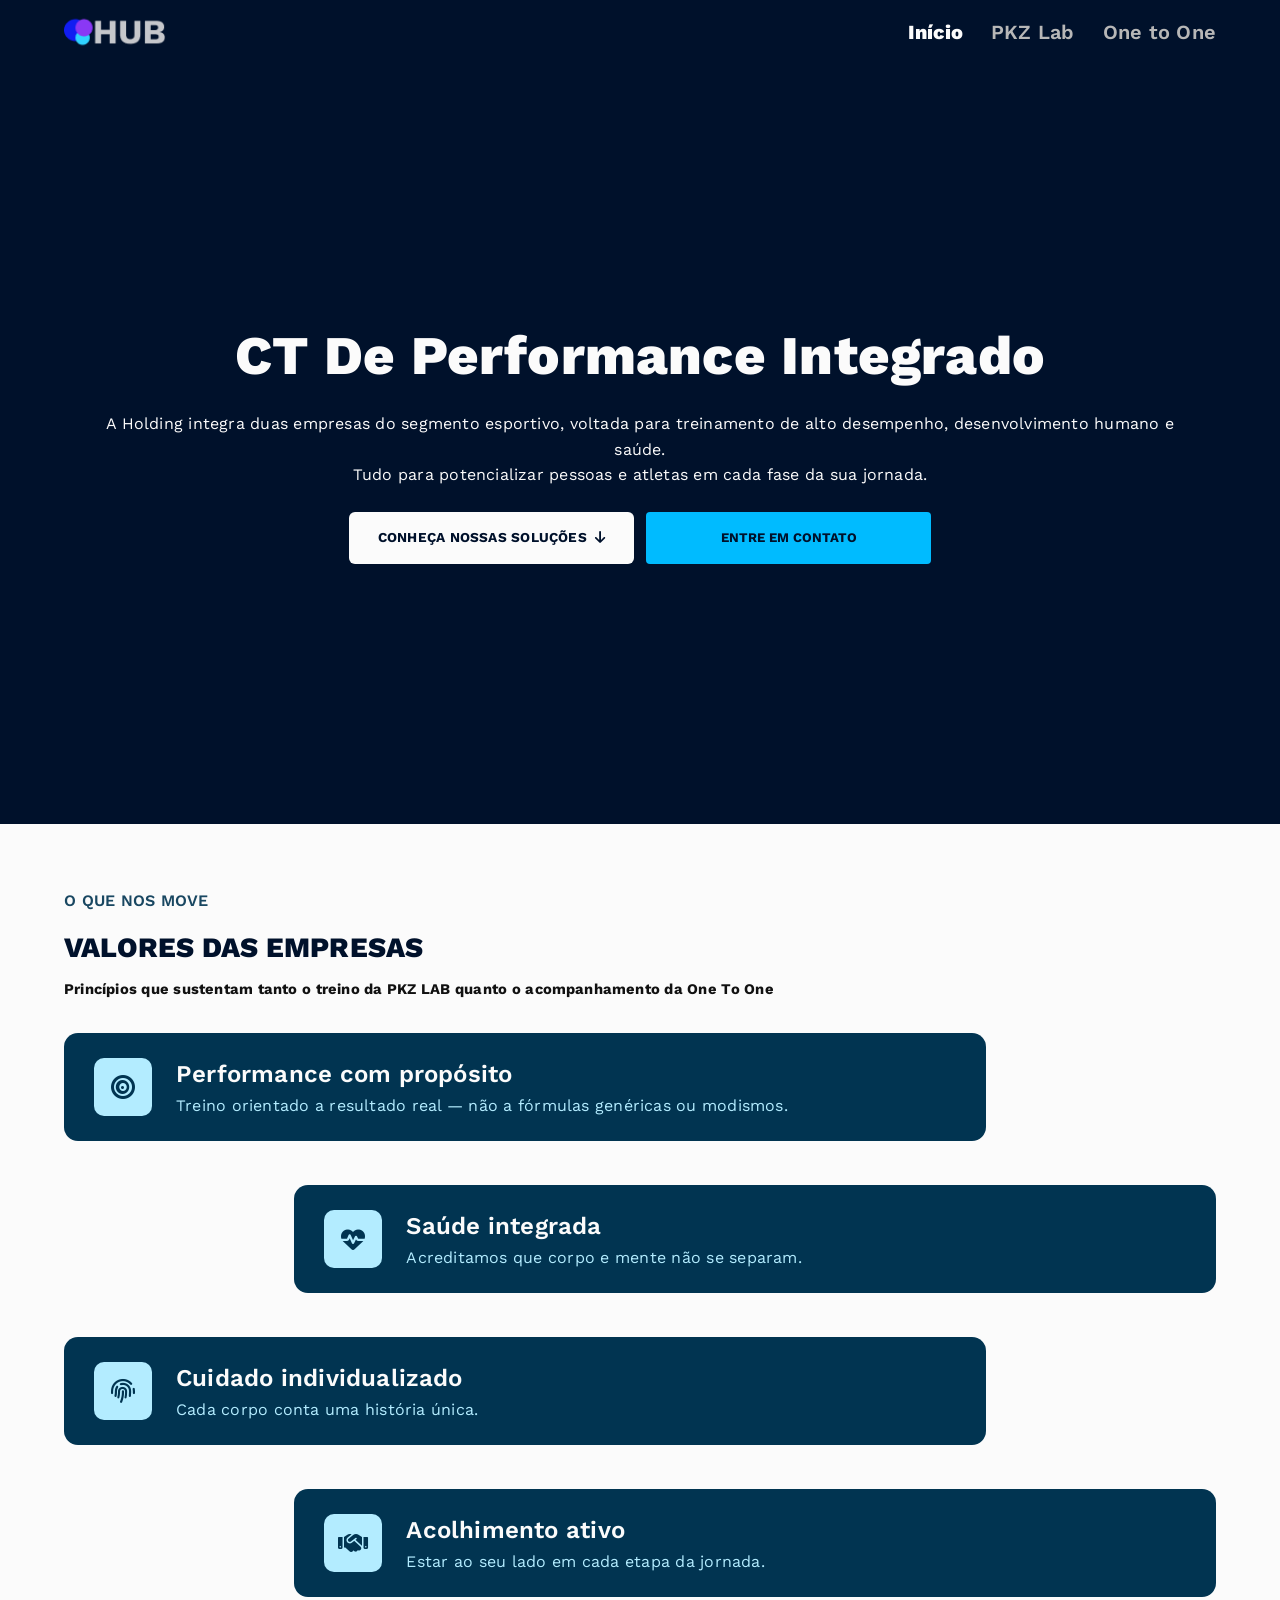
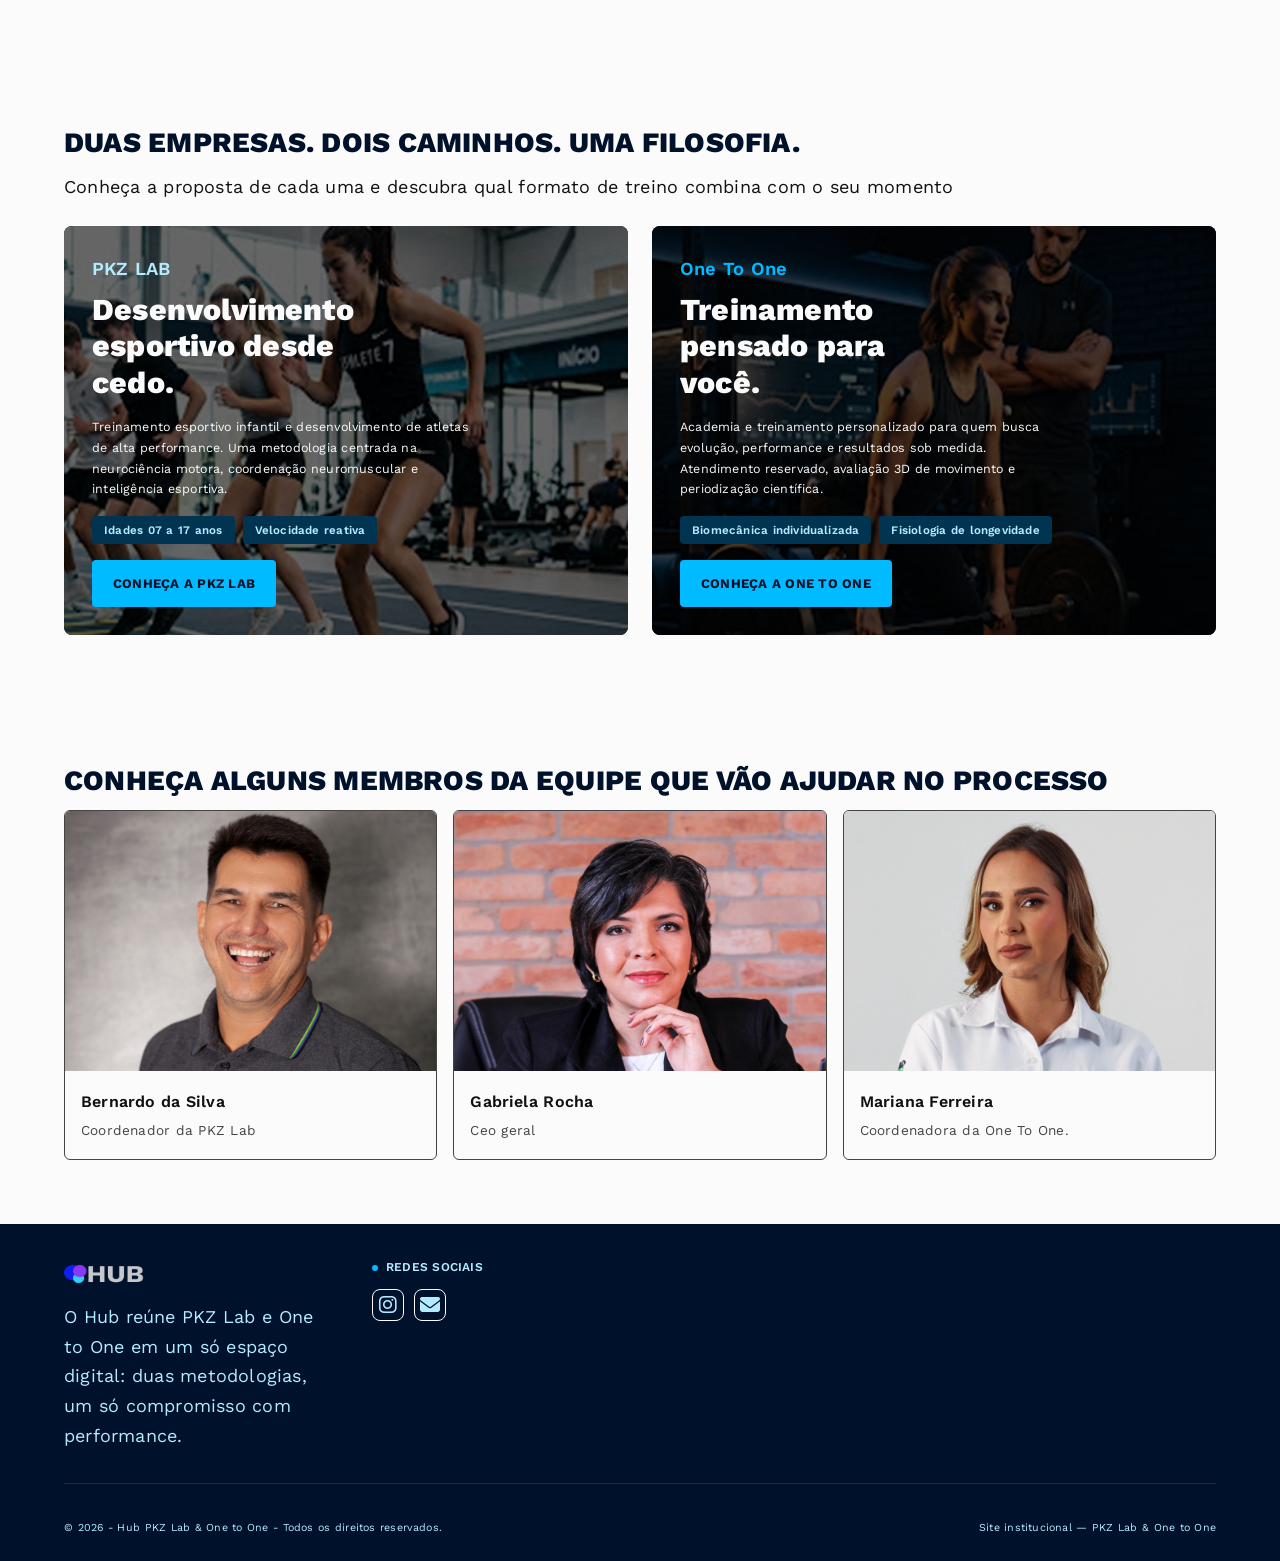
<file: index.html>
<!doctype html>
<html lang="pt-BR">
  <head>
    <meta charset="UTF-8" />
    <meta name="viewport" content="width=device-width, initial-scale=1.0" />
    <title>Inicio | Hub PKZ Lab e One To One</title>
    <link
      rel="stylesheet"
      href="https://cdnjs.cloudflare.com/ajax/libs/font-awesome/6.5.1/css/all.min.css"
      crossorigin="anonymous"
      referrerpolicy="no-referrer"
    />
    <link rel="preconnect" href="https://fonts.googleapis.com" />
    <link rel="preconnect" href="https://fonts.gstatic.com" crossorigin />
    <link
      href="https://fonts.googleapis.com/css2?family=DM+Sans:wght@400;500;700&family=Oswald:wght@500&family=Work+Sans:wght@400;500;600;800&display=swap"
      rel="stylesheet"
    />
    <link rel="stylesheet" href="styles.css" />
    <script src="script.js" defer></script>
  </head>
  <body>
    <!-- Header da página inicial -->
    <header class="header__hub">
      <a href="index.html" class="header__logo">
        <img src="assets/hub_logo.png" alt="Hub — página inicial" />
      </a>
      <nav aria-label="Principal">
        <ul class="menu">
          <li><a href="index.html" aria-current="page">Início</a></li>
          <li><a href="pkz-lab.html">PKZ Lab</a></li>
          <li><a href="one-to-one.html">One to One</a></li>
        </ul>
      </nav>
    </header>

    <!-- Main -->

    <main>
      <!-- Hero section -->

      <section id="hero" class="hero" aria-labelledby="titulo-hero">
        <video
          src="assets/hub_video.mp4"
          class="hero__video"
          autoplay
          muted
          loop
          playsinline
          preload="auto"
          aria-hidden="true"
          tabindex="-1"
        ></video>

        <div class="hero__conteudo">
          <h1 id="titulo-hero">CT de Performance Integrado</h1>
          <p class="hero__texto">
            A Holding integra duas empresas do segmento esportivo, voltada para
            treinamento de alto desempenho, desenvolvimento humano e saúde.
            <br />
            Tudo para potencializar pessoas e atletas em cada fase da sua
            jornada.
          </p>

          <div class="hero__acoes">
            <a href="#empresas" class="btn btn--primario"
              >Conheça nossas soluções
              <i class="fa fa-arrow-down" aria-hidden="true"></i
            ></a>
            <button
              type="button"
              class="btn btn--ciano"
              data-modal-abrir="modal-escolha-empresa"
              aria-haspopup="dialog"
            >
              Entre em contato
            </button>
          </div>
        </div>
      </section>

      <!-- Seção valores -->

      <section
        id="valores"
        class="secao valores"
        aria-labelledby="titulo-valores"
      >
        <div class="cabecalho">
          <span class="kicker">O que nos move</span>
          <div>
            <h2 id="titulo-valores">Valores das empresas</h2>
            <p class="secao__texto">
              Princípios que sustentam tanto o treino da PKZ LAB quanto o
              acompanhamento da One To One
            </p>
          </div>
        </div>
        <ul class="valores__lista">
          <li>
            <article class="card-caracteristica valor--esquerda">
              <div class="descricao-caracteristica">
                <h3>Performance com propósito</h3>
                <span>
                  Treino orientado a resultado real — não a fórmulas genéricas
                  ou modismos.
                </span>
              </div>
              <div
                class="conteiner-img-icone-caracteristica"
                aria-hidden="true"
              >
                <i class="fa fa-bullseye" aria-hidden="true"></i>
              </div>
            </article>
          </li>
          <li>
            <article class="card-caracteristica valor--direita">
              <div class="descricao-caracteristica">
                <h3>Saúde integrada</h3>
                <span>Acreditamos que corpo e mente não se separam.</span>
              </div>
              <div
                class="conteiner-img-icone-caracteristica"
                aria-hidden="true"
              >
                <i class="fa fa-heartbeat" aria-hidden="true"></i>
              </div>
            </article>
          </li>
          <li>
            <article class="card-caracteristica valor--esquerda">
              <div class="descricao-caracteristica">
                <h3>Cuidado individualizado</h3>
                <span>Cada corpo conta uma história única.</span>
              </div>
              <div
                class="conteiner-img-icone-caracteristica"
                aria-hidden="true"
              >
                <i class="fas fa-fingerprint" aria-hidden="true"></i>
              </div>
            </article>
          </li>
          <li>
            <article class="card-caracteristica valor--direita">
              <div class="descricao-caracteristica">
                <h3>Acolhimento ativo</h3>
                <span>Estar ao seu lado em cada etapa da jornada.</span>
              </div>
              <div
                class="conteiner-img-icone-caracteristica"
                aria-hidden="true"
              >
                <i class="fas fa-handshake" aria-hidden="true"></i>
              </div>
            </article>
          </li>
        </ul>
      </section>

      <!-- Section com os cards das empresas -->

      <section
        id="empresas"
        class="secao empresas"
        aria-labelledby="titulo-empresas"
      >
        <div class="secao__cabecalho empresas__cabecalho">
          <h2 id="titulo-empresas">
            Duas empresas. Dois caminhos. Uma filosofia.
          </h2>
          <p>
            Conheça a proposta de cada uma e descubra qual formato de treino
            combina com o seu momento
          </p>
        </div>

        <article class="empresa empresa--pkz" aria-labelledby="titulo-pkz">
          <img
            class="empresa__imagem"
            src="assets/pkz_empresa.png"
            alt="Jovem atleta em treino de alta performance na PKZ LAB"
          />
          <div class="empresa__conteudo">
            <div class="empresa__titulo">
              <p class="empresa__marca">PKZ LAB</p>
              <h3 id="titulo-pkz">Desenvolvimento esportivo desde cedo.</h3>
            </div>
            <p class="empresa__descricao">
              Treinamento esportivo infantil e desenvolvimento de atletas de
              alta performance. Uma metodologia centrada na neurociência motora,
              coordenação neuromuscular e inteligência esportiva.
            </p>
            <ul class="tags" aria-label="Destaques da PKZ LAB">
              <li>Idades 07 a 17 anos</li>
              <li>Velocidade reativa</li>
            </ul>
            <a href="pkz-lab.html" class="btn btn--ciano">Conheça a PKZ LAB</a>
          </div>
        </article>

        <article class="empresa empresa--one" aria-labelledby="titulo-one">
          <img
            class="empresa__imagem"
            src="assets/onetoone_empresa.png"
            alt="Treinador acompanhando aluna em atendimento personalizado na One To One"
          />
          <div class="empresa__conteudo">
            <div class="empresa__titulo">
              <p class="empresa__marca">One To One</p>
              <h3 id="titulo-one">Treinamento pensado para você.</h3>
            </div>
            <p class="empresa__descricao">
              Academia e treinamento personalizado para quem busca evolução,
              performance e resultados sob medida. Atendimento reservado,
              avaliação 3D de movimento e periodização científica.
            </p>
            <ul class="tags" aria-label="Destaques da One To One">
              <li>Biomecânica individualizada</li>
              <li>Fisiologia de longevidade</li>
            </ul>
            <a href="one-to-one.html" class="btn btn--ciano"
              >Conheça a One To One</a
            >
          </div>
        </article>
      </section>

      <!-- Section com as fotos e pequenas informações sobre a equipe -->

      <section id="equipe" class="secao equipe" aria-labelledby="titulo-equipe">
        <div class="secao__cabecalho">
          <h2 id="titulo-equipe">
            Conheça alguns membros da equipe que vão ajudar no processo
          </h2>
        </div>

        <ul class="equipe__lista">
          <li>
            <article class="membro">
              <figure>
                <img
                  src="assets/pessoa2.jpg"
                  alt="Foto do membro da equipe PKZ Lab"
                />
              </figure>
              <h3>Bernardo da Silva</h3>
              <p>Coordenador da PKZ Lab</p>
            </article>
          </li>
          <li>
            <article class="membro">
              <figure>
                <img src="assets/pessoa3.jpg" alt="Foto do CEO geral" />
              </figure>
              <h3>Gabriela Rocha</h3>
              <p>Ceo geral</p>
            </article>
          </li>
          <li>
            <article class="membro">
              <figure>
                <img
                  src="assets/pessoa1.jpg"
                  alt="Foto do membro da equipe One To One"
                />
              </figure>
              <h3>Mariana Ferreira</h3>
              <p>Coordenadora da One To One.</p>
            </article>
          </li>
        </ul>
      </section>
    </main>

    <!-- Footer -->

    <footer class="footer">
      <section class="footer__marca" aria-label="Rodapé do site">
        <img src="assets/hub_logo.png" alt="Hub" />
        <p>
          O Hub reúne PKZ Lab e One to One em um só espaço digital: duas
          metodologias, um só compromisso com performance.
        </p>
      </section>

      <section class="footer__redes" aria-labelledby="titulo-redes">
        <h2 id="titulo-redes">Redes sociais</h2>
        <ul>
          <li>
            <a
              href="https://instagram.com/"
              target="_blank"
              rel="noopener noreferrer"
              class="btn-rede"
              aria-label="Instagram"
            >
              <i class="fa-brands fa-instagram" aria-hidden="true"></i>
            </a>
          </li>
          <li>
            <a
              href="mailto:contato@exemplo.com"
              class="btn-rede"
              aria-label="E-mail"
            >
              <i class="fa-solid fa-envelope" aria-hidden="true"></i>
            </a>
          </li>
        </ul>
      </section>

      <hr class="footer__linha" />

      <p class="footer__copy">
        <small
          >&copy; 2026 - Hub PKZ Lab &amp; One to One - Todos os direitos
          reservados.</small
        >
      </p>
      <p class="footer__tag">
        <small>Site institucional — PKZ Lab &amp; One to One</small>
      </p>
    </footer>

    <!-- Modal das empresas -->
    <dialog
      id="modal-escolha-empresa"
      class="modal modal--escolha-empresa"
      aria-labelledby="modal-escolha-empresa-titulo"
    >
      <div class="modal__caixa">
        <button
          type="button"
          class="modal__fechar"
          aria-label="Fechar"
          data-modal-fechar
        >
          <i class="fa fa-xmark" aria-hidden="true"></i>
        </button>

        <div class="modal__cabecalho">
          <h2 id="modal-escolha-empresa-titulo">Com quem você quer falar?</h2>
          <p>Escolha a empresa para continuar o atendimento.</p>
        </div>

        <ul class="escolha-empresa">
          <li>
            <a
              class="escolha-empresa__card escolha-empresa__card--pkz"
              href="contato-pkz.html"
            >
              <h3 class="escolha-empresa__nome">PKZ LAB</h3>
              <p class="escolha-empresa__descricao">
                Treinamento esportivo infantil e de atletas de alta performance.
              </p>
              <span class="escolha-empresa__cta">
                Falar com a PKZ LAB
                <i class="fa fa-arrow-right" aria-hidden="true"></i>
              </span>
            </a>
          </li>

          <li>
            <a
              class="escolha-empresa__card escolha-empresa__card--one"
              href="contato-one-to-one.html"
            >
              <h3 class="escolha-empresa__nome">One To One</h3>
              <p class="escolha-empresa__descricao">
                Treinamento personalizado, com atendimento reservado e sob
                medida.
              </p>
              <span class="escolha-empresa__cta">
                Falar com a One To One
                <i class="fa fa-arrow-right" aria-hidden="true"></i>
              </span>
            </a>
          </li>
        </ul>
      </div>
    </dialog>
  </body>
</html>
</file>
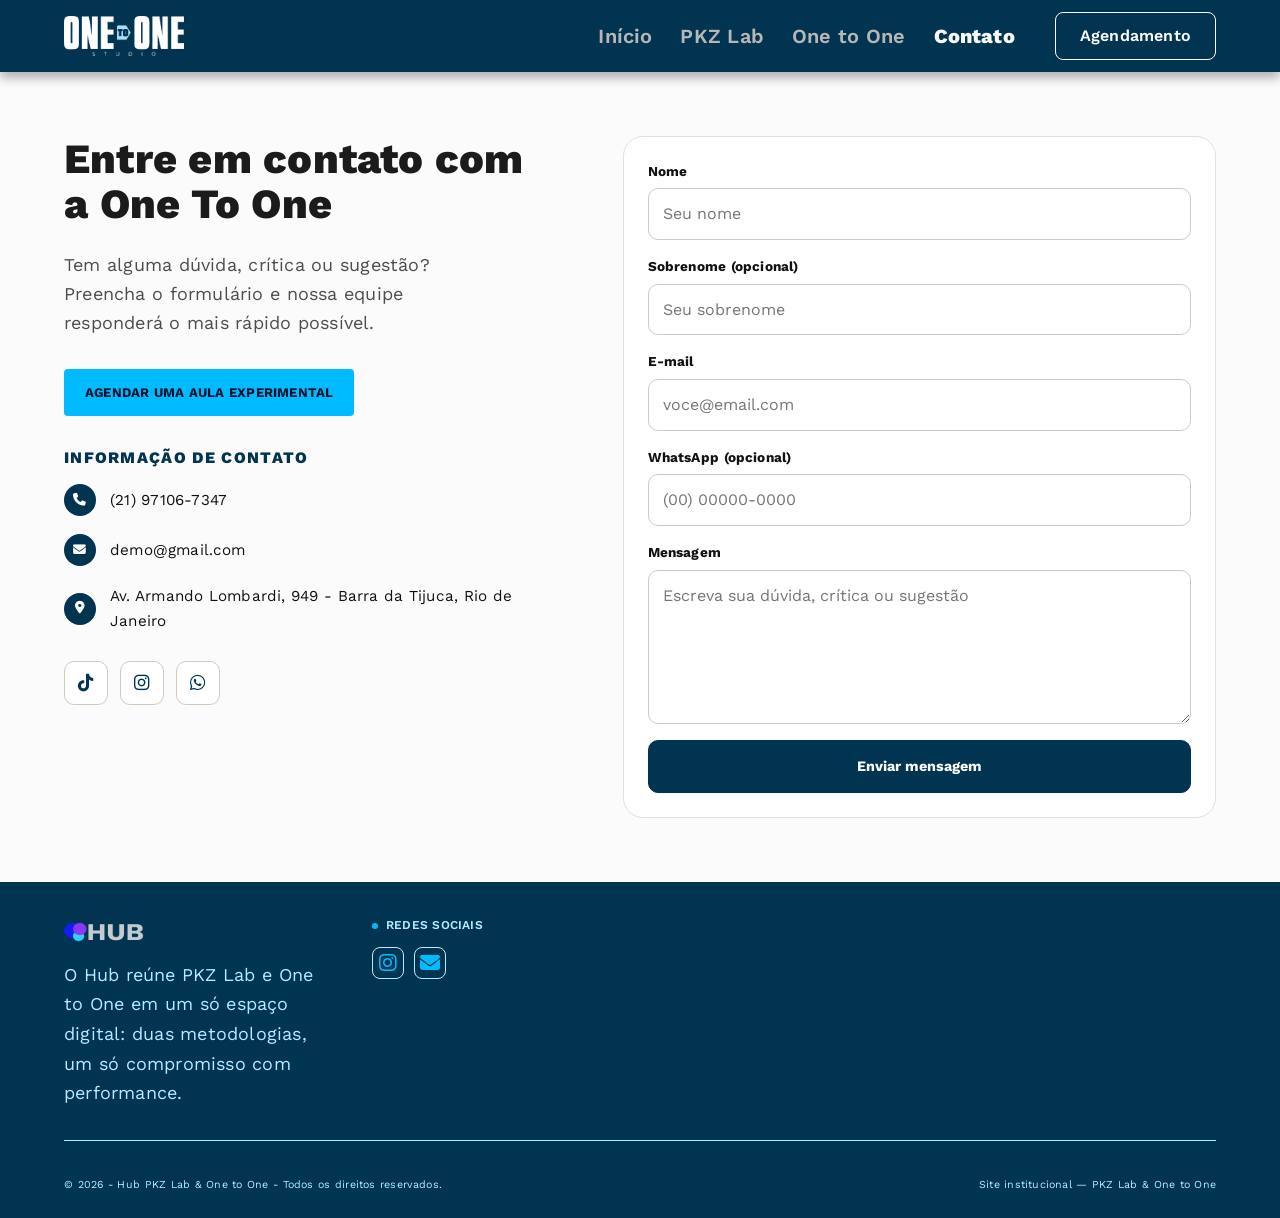
<file: contato-one-to-one.html>
<!doctype html>
<html lang="pt-BR">
  <head>
    <meta charset="UTF-8" />
    <meta name="viewport" content="width=device-width, initial-scale=1.0" />
    <title>Contato | One To One</title>
    <link
      rel="stylesheet"
      href="https://cdnjs.cloudflare.com/ajax/libs/font-awesome/6.5.1/css/all.min.css"
      crossorigin="anonymous"
      referrerpolicy="no-referrer"
    />

    <link rel="preconnect" href="https://fonts.googleapis.com" />
    <link rel="preconnect" href="https://fonts.gstatic.com" crossorigin />
    <link
      href="https://fonts.googleapis.com/css2?family=DM+Sans:wght@400;500;700&family=Oswald:wght@500&family=Work+Sans:wght@400;500;600;800&display=swap"
      rel="stylesheet"
    />
    <link rel="stylesheet" href="styles.css" />
    <script src="script.js" defer></script>
  </head>
  <body class="pagina-one">
    <header class="header__hub">
      <a href="one-to-one.html" class="header__logo">
        <img src="assets/onetoone_logo.png" alt="Logo da OneToOne" />
      </a>

      <div class="header__acoes">
        <nav aria-label="Principal">
          <ul class="menu">
            <li><a href="index.html">Início</a></li>
            <li><a href="pkz-lab.html">PKZ Lab</a></li>
            <li>
              <a href="one-to-one.html">One to One</a>
            </li>
            <li>
              <a href="contato-one-to-one.html" aria-current="page">Contato</a>
            </li>
          </ul>
        </nav>
        <a href="agendamento-one-to-one.html" class="btn-agendamento"
          >Agendamento</a
        >
      </div>
    </header>

    <main>
      <!--Título, informações de contato e formulário (mesmo grid do agendamento)-->
      <section
        class="secao agendamento contato"
        aria-labelledby="titulo-contato"
      >
        <div class="agendamento__intro contato__intro">
          <h1 id="titulo-contato">Entre em contato com a One To One</h1>
          <p>
            Tem alguma dúvida, crítica ou sugestão? Preencha o formulário e
            nossa equipe responderá o mais rápido possível.
          </p>

          <p>
            <a href="agendamento-one-to-one.html" class="btn btn--ciano"
              >Agendar uma aula experimental</a
            >
          </p>

          <h2 id="titulo-informacoes">Informação de contato</h2>
          <address class="contato__info">
            <ul class="passos contato__lista">
              <li>
                <span class="passos__numero"
                  ><i class="fa-solid fa-phone" aria-hidden="true"></i
                ></span>
                (21) 97106-7347
              </li>
              <li>
                <span class="passos__numero"
                  ><i class="fa-solid fa-envelope" aria-hidden="true"></i
                ></span>
                <a href="mailto:demo@gmail.com">demo@gmail.com</a>
              </li>
              <li>
                <span class="passos__numero"
                  ><i class="fa-solid fa-location-dot" aria-hidden="true"></i
                ></span>
                Av. Armando Lombardi, 949 - Barra da Tijuca, Rio de Janeiro
              </li>
            </ul>
          </address>

          <ul class="contato__redes" aria-label="Redes sociais da One To One">
            <li>
              <a
                href="https://www.tiktok.com/"
                target="_blank"
                rel="noopener noreferrer"
                class="btn-rede"
                aria-label="TikTok da One To One"
              >
                <i class="fa-brands fa-tiktok" aria-hidden="true"></i>
              </a>
            </li>
            <li>
              <a
                href="https://www.instagram.com/studioonetoone/"
                target="_blank"
                rel="noopener noreferrer"
                class="btn-rede"
                aria-label="Instagram da One To One"
              >
                <i class="fa-brands fa-instagram" aria-hidden="true"></i>
              </a>
            </li>
            <li>
              <a
                href="https://api.whatsapp.com/send/?phone=5521971067347&text&type=phone_number&app_absent=0"
                target="_blank"
                rel="noopener noreferrer"
                class="btn-rede"
                aria-label="WhatsApp da One To One"
              >
                <i class="fa-brands fa-whatsapp" aria-hidden="true"></i>
              </a>
            </li>
          </ul>
        </div>

        <!--Formulário de Contato (novalidate: a validação é feita pelo script.js)-->
        <form
          class="form-agendamento"
          action="#"
          method="get"
          aria-label="Formulário de contato"
          novalidate
          data-form-contato
        >
          <div class="form-agendamento__campo">
            <label class="form-agendamento__rotulo" for="nome">Nome</label>
            <input
              class="form-agendamento__input"
              type="text"
              id="nome"
              name="nome"
              placeholder="Seu nome"
              autocomplete="given-name"
            />
            <span class="erro-campo" data-erro-para="nome"></span>
          </div>

          <div class="form-agendamento__campo">
            <label class="form-agendamento__rotulo" for="sobrenome"
              >Sobrenome (opcional)</label
            >
            <input
              class="form-agendamento__input"
              type="text"
              id="sobrenome"
              name="sobrenome"
              placeholder="Seu sobrenome"
              autocomplete="family-name"
            />
            <span class="erro-campo" data-erro-para="sobrenome"></span>
          </div>

          <div class="form-agendamento__campo">
            <label class="form-agendamento__rotulo" for="email">E-mail</label>
            <input
              class="form-agendamento__input"
              type="text"
              inputmode="email"
              id="email"
              name="email"
              placeholder="voce@email.com"
              autocomplete="email"
            />
            <span class="erro-campo" data-erro-para="email"></span>
          </div>

          <div class="form-agendamento__campo">
            <label class="form-agendamento__rotulo" for="whatsapp"
              >WhatsApp (opcional)</label
            >
            <input
              class="form-agendamento__input"
              type="tel"
              id="whatsapp"
              name="whatsapp"
              placeholder="(00) 00000-0000"
              autocomplete="tel"
            />
            <span class="erro-campo" data-erro-para="whatsapp"></span>
          </div>

          <div class="form-agendamento__campo">
            <label class="form-agendamento__rotulo" for="mensagem"
              >Mensagem</label
            >
            <textarea
              class="form-agendamento__input"
              id="mensagem"
              name="mensagem"
              rows="5"
              placeholder="Escreva sua dúvida, crítica ou sugestão"
              autocomplete="off"
            ></textarea>
            <span class="erro-campo" data-erro-para="mensagem"></span>
          </div>

          <p class="form-agendamento__erro" role="alert"></p>
          <p class="form-agendamento__sucesso" role="status"></p>

          <button
            type="submit"
            class="form-agendamento__botao form-agendamento__botao--primario"
          >
            Enviar mensagem
          </button>
        </form>
      </section>
    </main>

    <footer class="footer">
      <section class="footer__marca" aria-label="Rodapé do site">
        <img src="assets/hub_logo.png" alt="Hub" />
        <p>
          O Hub reúne PKZ Lab e One to One em um só espaço digital: duas
          metodologias, um só compromisso com performance.
        </p>
      </section>

      <section class="footer__redes" aria-labelledby="titulo-redes">
        <h2 id="titulo-redes">Redes sociais</h2>
        <ul>
          <li>
            <a
              href="https://www.instagram.com/studioonetoone/"
              target="_blank"
              rel="noopener noreferrer"
              class="btn-rede"
              aria-label="Instagram"
            >
              <i class="fa-brands fa-instagram" aria-hidden="true"></i>
            </a>
          </li>
          <li>
            <a
              href="mailto:contato@exemplo.com"
              class="btn-rede"
              aria-label="E-mail"
            >
              <i class="fa-solid fa-envelope" aria-hidden="true"></i>
            </a>
          </li>
        </ul>
      </section>

      <hr class="footer__linha" />

      <p class="footer__copy">
        <small
          >&copy; 2026 - Hub PKZ Lab &amp; One to One - Todos os direitos
          reservados.</small
        >
      </p>
      <p class="footer__tag">
        <small>Site institucional — PKZ Lab &amp; One to One</small>
      </p>
    </footer>
  </body>
</html>
</file>
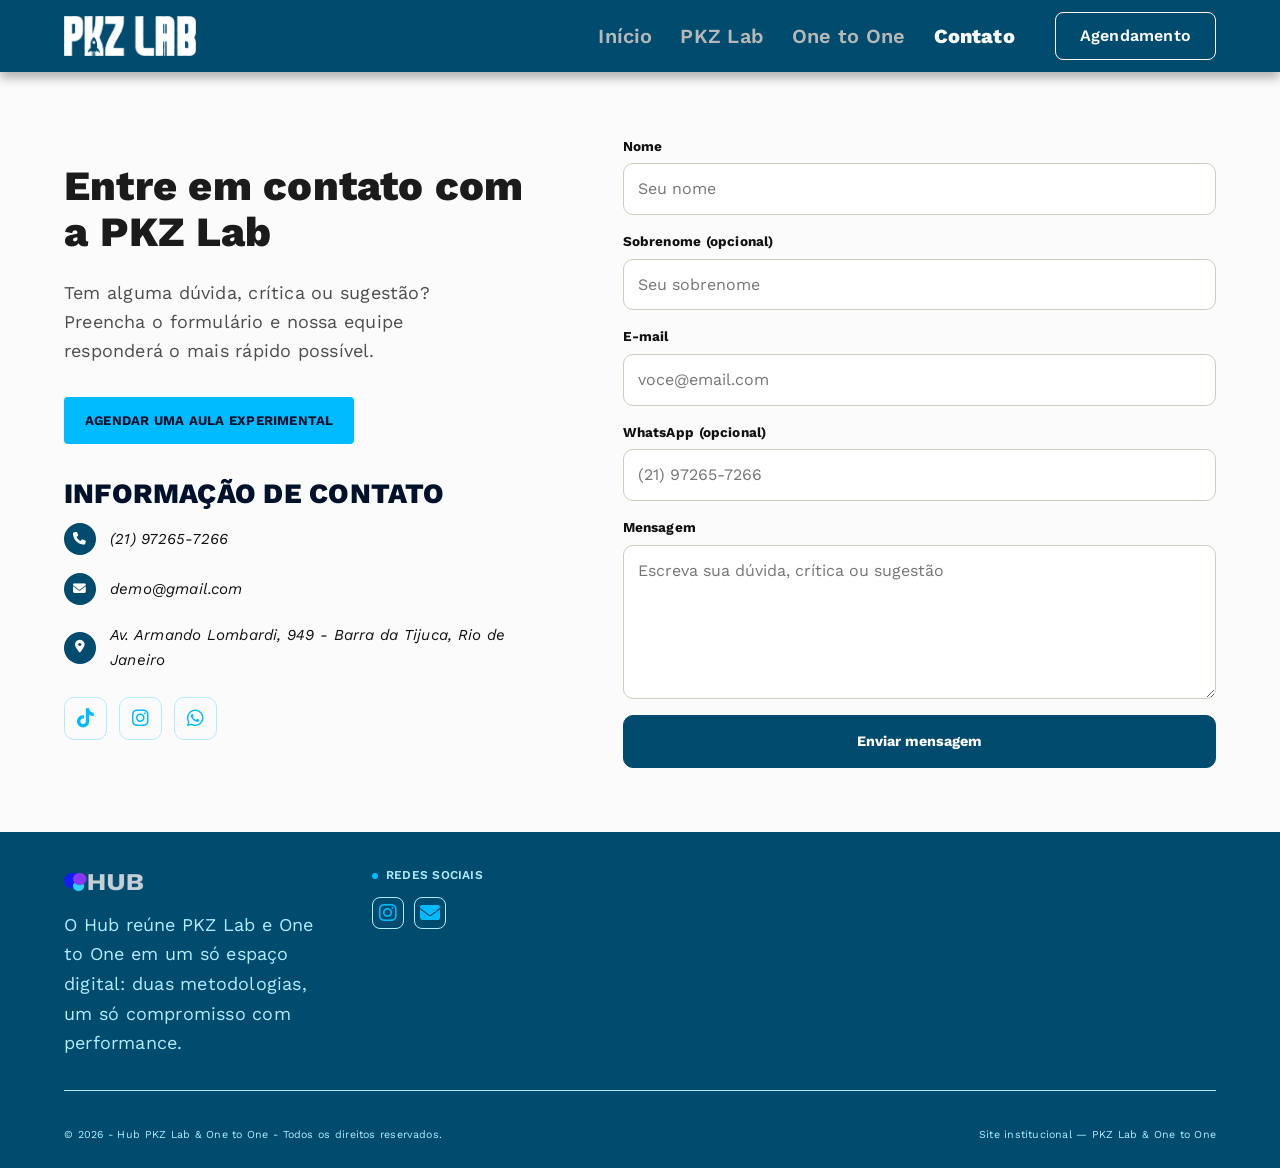
<file: contato-pkz.html>
<!doctype html>
<html lang="pt-BR">
  <head>
    <meta charset="UTF-8" />
    <meta name="viewport" content="width=device-width, initial-scale=1.0" />
    <title>Contato | PKZ Lab</title>
    <link
      rel="stylesheet"
      href="https://cdnjs.cloudflare.com/ajax/libs/font-awesome/6.5.1/css/all.min.css"
      crossorigin="anonymous"
      referrerpolicy="no-referrer"
    />

    <link rel="preconnect" href="https://fonts.googleapis.com" />
    <link rel="preconnect" href="https://fonts.gstatic.com" crossorigin />
    <link
      href="https://fonts.googleapis.com/css2?family=DM+Sans:wght@400;500;700&family=Oswald:wght@500&family=Work+Sans:wght@400;500;600;800&display=swap"
      rel="stylesheet"
    />
    <link rel="stylesheet" href="styles.css" />
    <script src="script.js" defer></script>
  </head>
  <body class="pagina-pkz">
    <header class="header__hub">
      <a href="pkz-lab.html" class="header__logo">
        <img src="assets/pkz_logo.png" alt="Logo da PKZ" />
      </a>

      <div class="header__acoes">
        <nav aria-label="Navegação principal">
          <ul class="menu">
            <li><a href="index.html">Início</a></li>
            <li><a href="pkz-lab.html">PKZ Lab</a></li>
            <li><a href="one-to-one.html">One to One</a></li>
            <li><a href="contato-pkz.html" aria-current="page">Contato</a></li>
          </ul>
        </nav>
        <a href="agendamento-pkz.html" class="btn-agendamento">Agendamento</a>
      </div>
    </header>

    <main>
      <!--Título, informações de contato e formulário (mesmo grid do agendamento)-->
      <section
        class="secao agendamento contato"
        aria-labelledby="titulo-contato"
      >
        <div class="agendamento__intro contato__intro">
          <h1 id="titulo-contato">Entre em contato com a PKZ Lab</h1>
          <p>
            Tem alguma dúvida, crítica ou sugestão? Preencha o formulário e
            nossa equipe responderá o mais rápido possível.
          </p>

          <p>
            <a href="agendamento-pkz.html" class="btn btn--ciano"
              >Agendar uma aula experimental</a
            >
          </p>

          <h2 id="titulo-informacoes">Informação de contato</h2>
          <address class="contato__info">
            <ul class="passos contato__lista">
              <li>
                <span class="passos__numero"
                  ><i class="fa-solid fa-phone" aria-hidden="true"></i
                ></span>
                (21) 97265-7266
              </li>
              <li>
                <span class="passos__numero"
                  ><i class="fa-solid fa-envelope" aria-hidden="true"></i
                ></span>
                <a href="mailto:demo@gmail.com">demo@gmail.com</a>
              </li>
              <li>
                <span class="passos__numero"
                  ><i class="fa-solid fa-location-dot" aria-hidden="true"></i
                ></span>
                Av. Armando Lombardi, 949 - Barra da Tijuca, Rio de Janeiro
              </li>
            </ul>
          </address>

          <ul class="contatos_redes_pkz" aria-label="Redes sociais da PKZ Lab">
            <li>
              <a
                href="https://www.tiktok.com/@pkz_lab"
                target="_blank"
                rel="noopener noreferrer"
                class="btn-rede"
                aria-label="TikTok da PKZ Lab"
              >
                <i class="fa-brands fa-tiktok" aria-hidden="true"></i>
              </a>
            </li>
            <li>
              <a
                href="https://www.instagram.com/playmakerz_pkz/"
                target="_blank"
                rel="noopener noreferrer"
                class="btn-rede"
                aria-label="Instagram da PKZ Lab"
              >
                <i class="fa-brands fa-instagram" aria-hidden="true"></i>
              </a>
            </li>
            <li>
              <a
                href="https://api.whatsapp.com/send/?phone=5521972657266&text&type=phone_number&app_absent=0"
                target="_blank"
                rel="noopener noreferrer"
                class="btn-rede"
                aria-label="WhatsApp da PKZ Lab"
              >
                <i class="fa-brands fa-whatsapp" aria-hidden="true"></i>
              </a>
            </li>
          </ul>
        </div>

        <!--Formulário de Contato (novalidate: a validação é feita pelo script.js)-->
        <form
          class="form-agendamento"
          action="#"
          method="get"
          aria-label="Formulário de contato"
          novalidate
          data-form-contato
        >
          <div class="form-agendamento__campo">
            <label class="form-agendamento__rotulo" for="nome">Nome</label>
            <input
              class="form-agendamento__input"
              type="text"
              id="nome"
              name="nome"
              placeholder="Seu nome"
              autocomplete="given-name"
            />
            <span class="erro-campo" data-erro-para="nome"></span>
          </div>

          <div class="form-agendamento__campo">
            <label class="form-agendamento__rotulo" for="sobrenome"
              >Sobrenome (opcional)</label
            >
            <input
              class="form-agendamento__input"
              type="text"
              id="sobrenome"
              name="sobrenome"
              placeholder="Seu sobrenome"
              autocomplete="family-name"
            />
            <span class="erro-campo" data-erro-para="sobrenome"></span>
          </div>

          <div class="form-agendamento__campo">
            <label class="form-agendamento__rotulo" for="email">E-mail</label>
            <input
              class="form-agendamento__input"
              type="text"
              inputmode="email"
              id="email"
              name="email"
              placeholder="voce@email.com"
              autocomplete="email"
            />
            <span class="erro-campo" data-erro-para="email"></span>
          </div>

          <div class="form-agendamento__campo">
            <label class="form-agendamento__rotulo" for="whatsapp"
              >WhatsApp (opcional)</label
            >
            <input
              class="form-agendamento__input"
              type="tel"
              id="whatsapp"
              name="whatsapp"
              placeholder="(21) 97265-7266"
              autocomplete="tel"
            />
            <span class="erro-campo" data-erro-para="whatsapp"></span>
          </div>

          <div class="form-agendamento__campo">
            <label class="form-agendamento__rotulo" for="mensagem"
              >Mensagem</label
            >
            <textarea
              class="form-agendamento__input"
              id="mensagem"
              name="mensagem"
              rows="5"
              placeholder="Escreva sua dúvida, crítica ou sugestão"
              autocomplete="off"
            ></textarea>
            <span class="erro-campo" data-erro-para="mensagem"></span>
          </div>

          <p class="form-agendamento__erro" role="alert"></p>
          <p class="form-agendamento__sucesso" role="status"></p>

          <button
            type="submit"
            class="form-agendamento__botao form-agendamento__botao--primario"
          >
            Enviar mensagem
          </button>
        </form>
      </section>
    </main>

    <footer class="footer" id="footer-pkz">
      <section class="footer__marca" aria-label="Rodapé do site">
        <img src="assets/hub_logo.png" alt="Hub" />
        <p>
          O Hub reúne PKZ Lab e One to One em um só espaço digital: duas
          metodologias, um só compromisso com performance.
        </p>
      </section>

      <section class="footer__redes" aria-labelledby="titulo-redes">
        <h2 id="titulo-redes">Redes sociais</h2>
        <ul>
          <li>
            <a
              href="https://www.instagram.com/playmakerz_pkz/"
              target="_blank"
              rel="noopener noreferrer"
              class="btn-rede"
              aria-label="Instagram"
            >
              <i class="fa-brands fa-instagram" aria-hidden="true"></i>
            </a>
          </li>
          <li>
            <a
              href="mailto:contato@exemplo.com"
              class="btn-rede"
              aria-label="E-mail"
            >
              <i class="fa-solid fa-envelope" aria-hidden="true"></i>
            </a>
          </li>
        </ul>
      </section>

      <hr class="footer__linha" />

      <p class="footer__copy">
        <small
          >&copy; 2026 - Hub PKZ Lab &amp; One to One - Todos os direitos
          reservados.</small
        >
      </p>
      <p class="footer__tag">
        <small>Site institucional — PKZ Lab &amp; One to One</small>
      </p>
    </footer>
  </body>
</html>
</file>
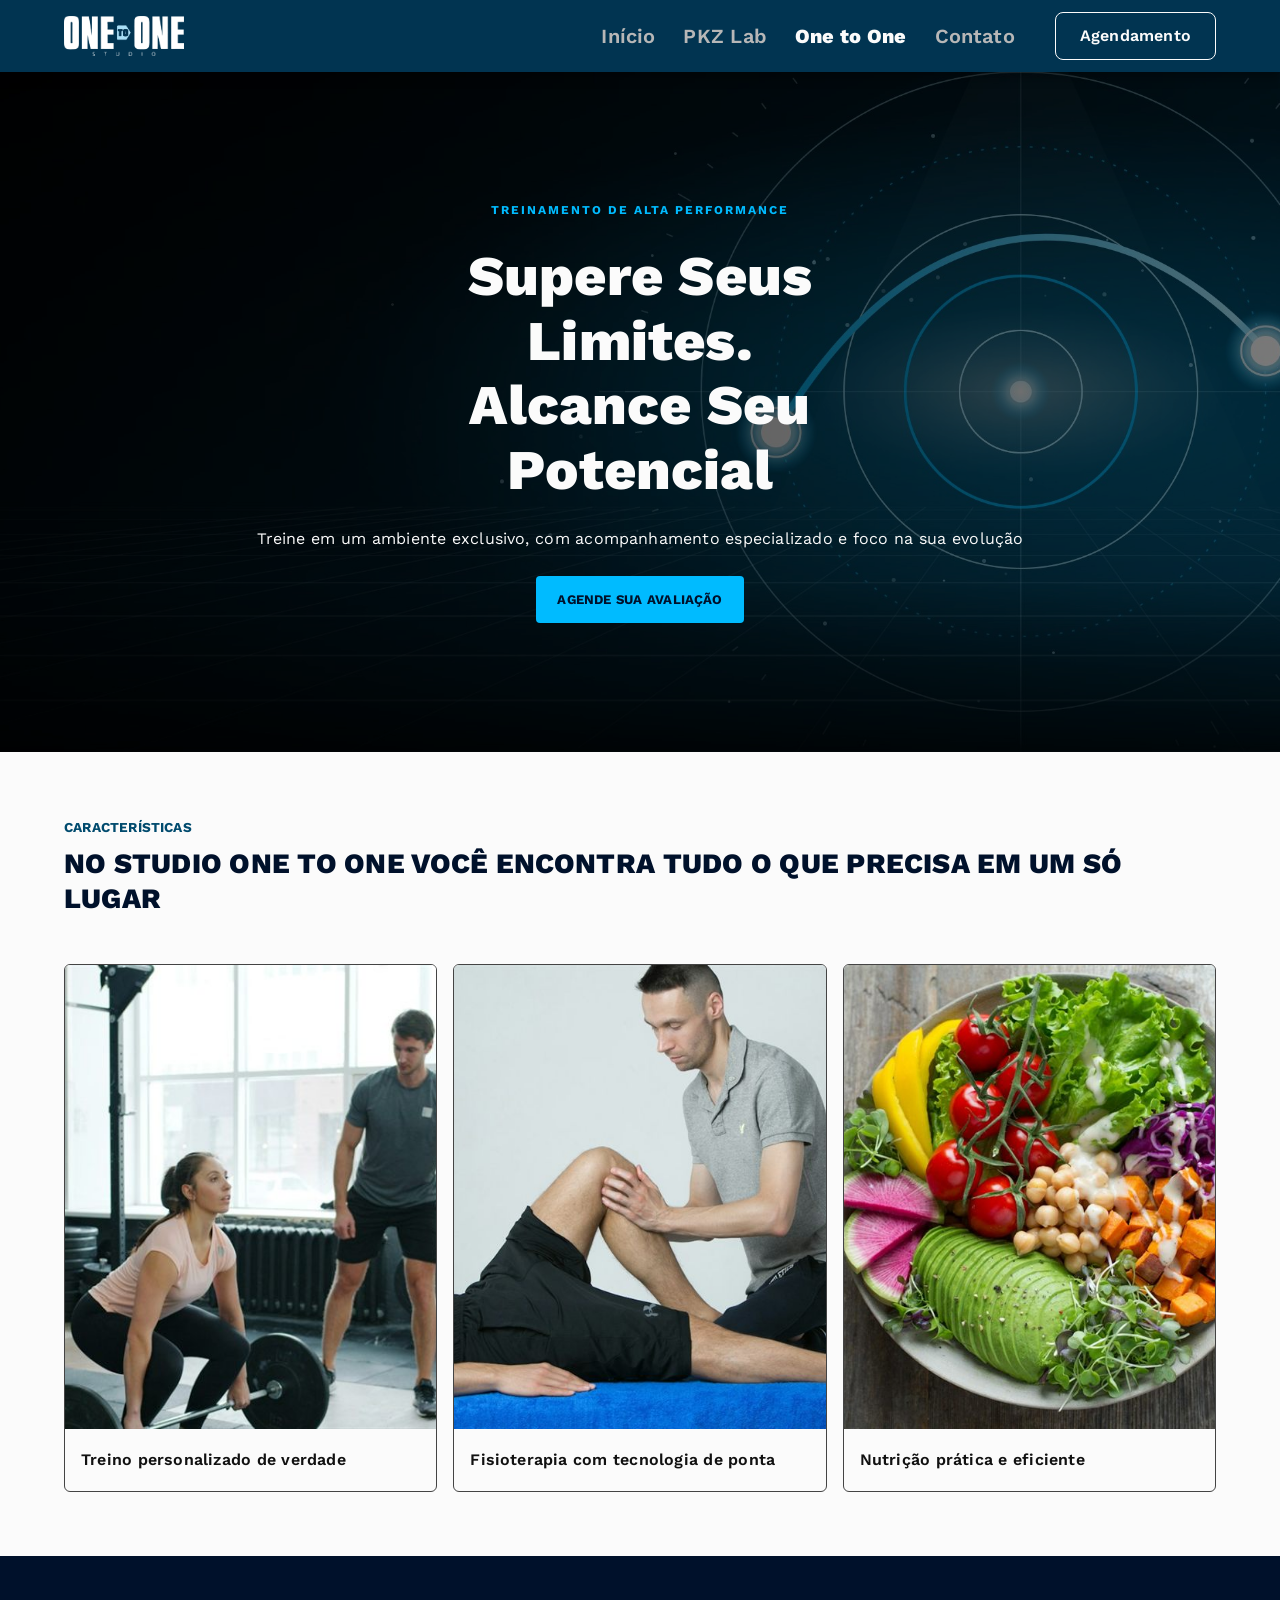
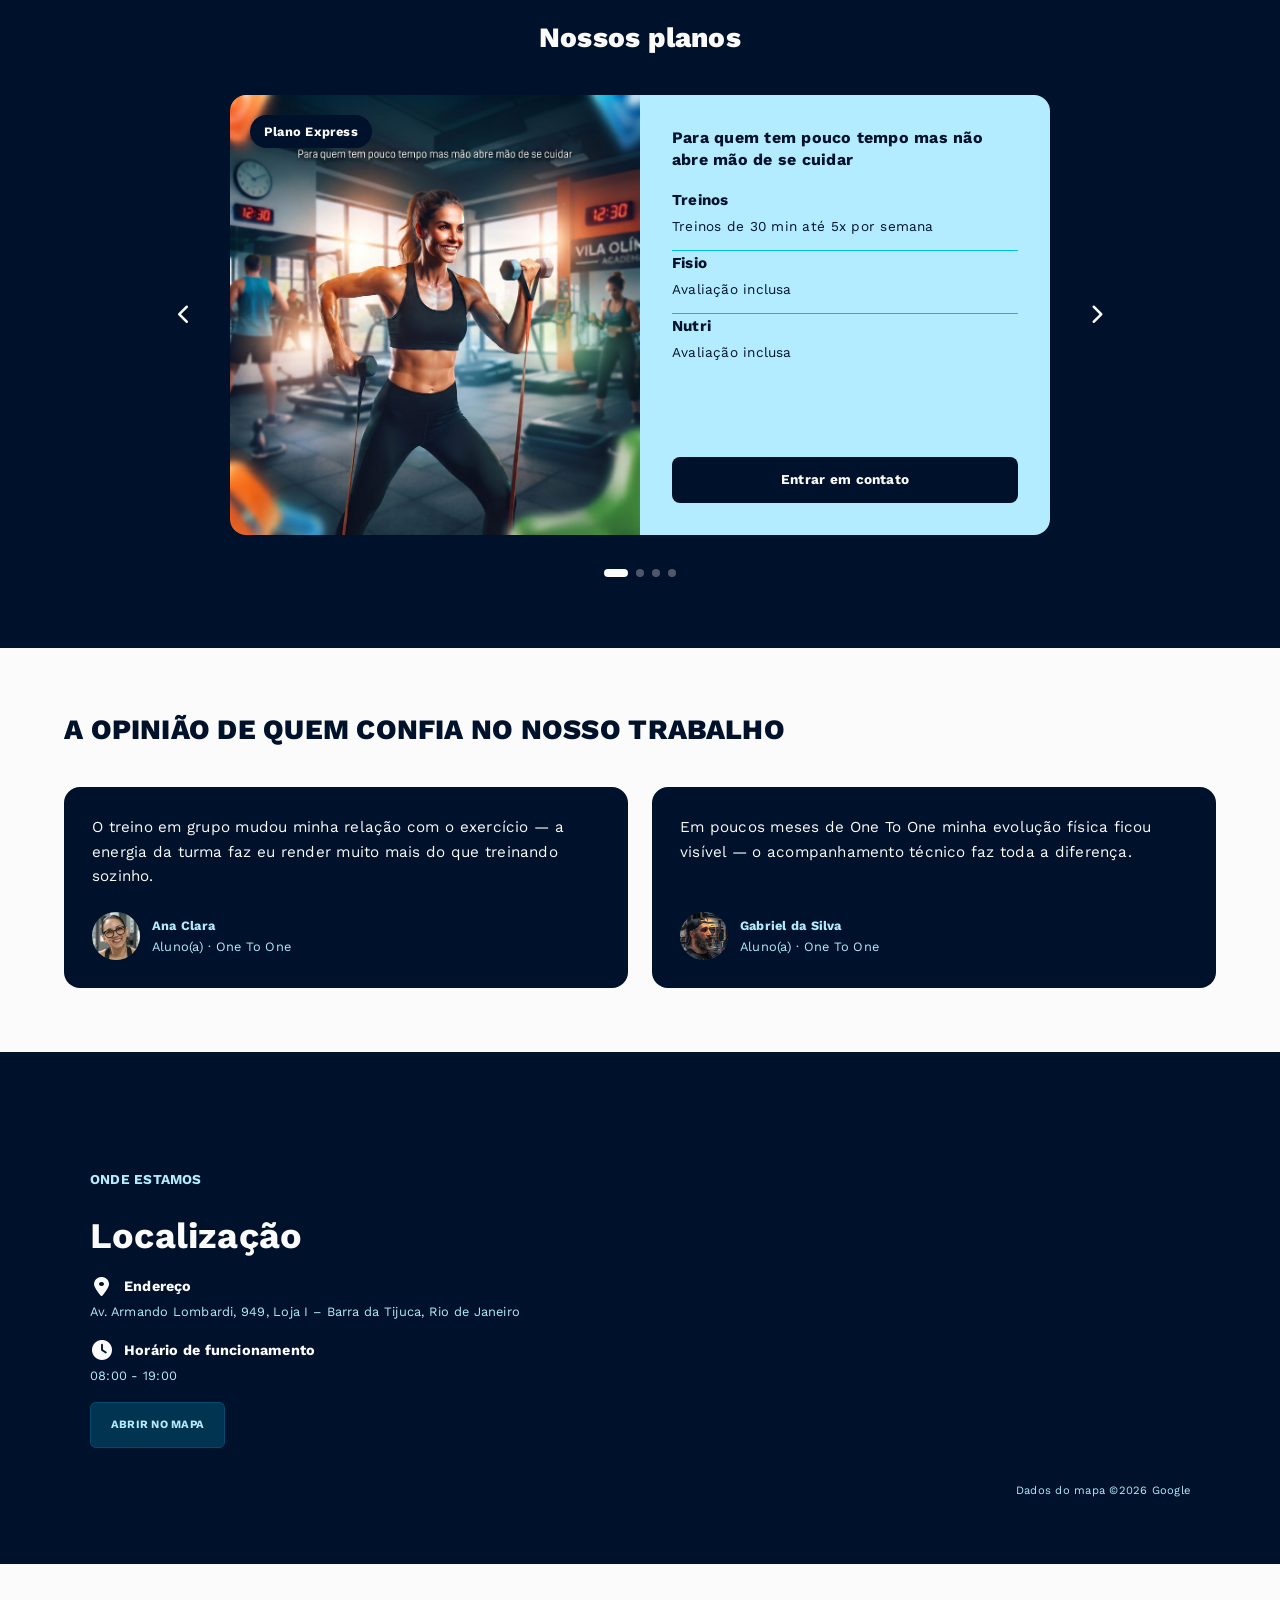
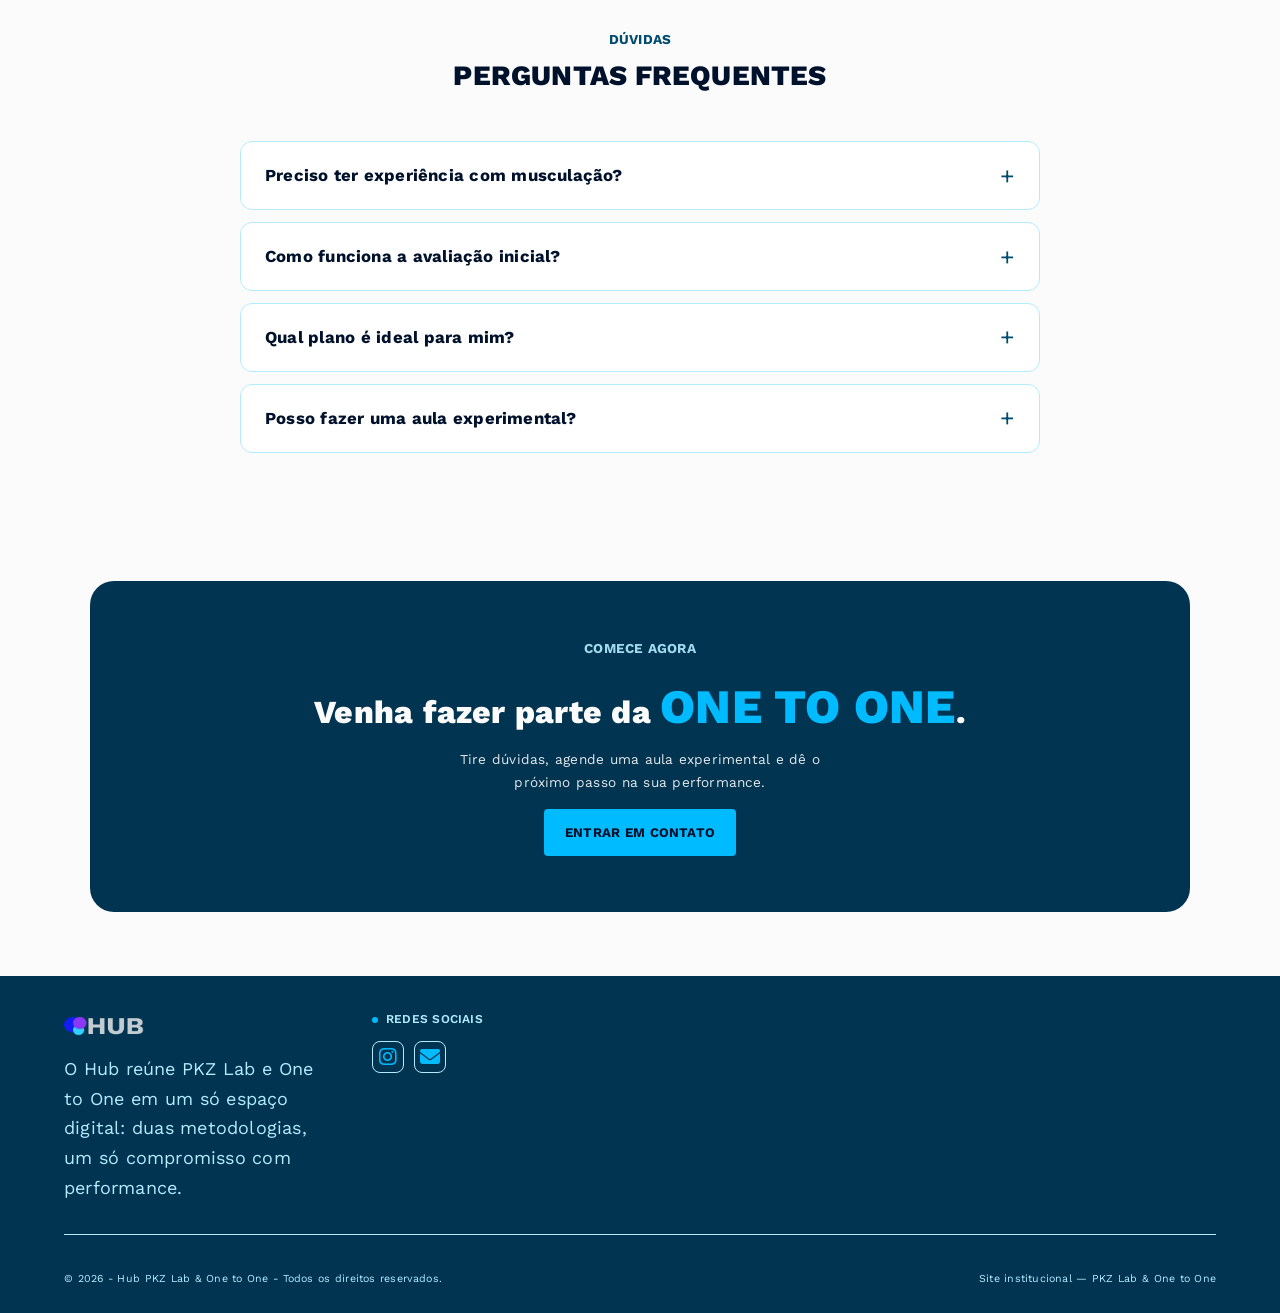
<file: one-to-one.html>
<!doctype html>
<html lang="pt-BR">
  <head>
    <meta charset="UTF-8" />
    <meta name="viewport" content="width=device-width, initial-scale=1.0" />
    <title>One To One | Hub PKZ Lab e One To One</title>
    <link
      rel="stylesheet"
      href="https://cdnjs.cloudflare.com/ajax/libs/font-awesome/6.5.1/css/all.min.css"
      crossorigin="anonymous"
      referrerpolicy="no-referrer"
    />
    <link rel="preconnect" href="https://fonts.googleapis.com" />
    <link rel="preconnect" href="https://fonts.gstatic.com" crossorigin />
    <link
      href="https://fonts.googleapis.com/css2?family=DM+Sans:wght@400;500;700&family=Oswald:wght@500&family=Work+Sans:wght@400;500;600;800&display=swap"
      rel="stylesheet"
    />
    <link rel="stylesheet" href="styles.css" />
    <script src="script.js" defer></script>
  </head>
  <body class="pagina-one">
    <!-- Header da página One To One -->
    <header class="header__hub">
      <a href="one-to-one.html" class="header__logo">
        <img src="assets/onetoone_logo.png" alt="Logo da OneToOne" />
      </a>

      <div class="header__acoes">
        <nav aria-label="Principal">
          <ul class="menu">
            <li><a href="index.html">Início</a></li>
            <li><a href="pkz-lab.html">PKZ Lab</a></li>
            <li>
              <a href="one-to-one.html" aria-current="page">One to One</a>
            </li>
            <li><a href="contato-one-to-one.html">Contato</a></li>
          </ul>
        </nav>
        <a href="agendamento-one-to-one.html" class="btn-agendamento"
          >Agendamento</a
        >
      </div>
    </header>

    <!-- Main -->
    <main>
      <!-- Hero section -->
      <section id="hero" class="hero" aria-labelledby="titulo-hero">
        <img
          class="hero__imagem"
          src="assets/onetoone_hero_banner.jpg"
          alt="Instrutor acompanhando aluna durante treino personalizado com halteres"
        />
        <p class="hero__wordmark" aria-hidden="true"></p>
        <div class="hero__conteudo">
          <p class="hero__eyebrow">Treinamento de alta performance</p>
          <h1 id="titulo-hero">
            Supere seus limites.<br />Alcance seu potencial
          </h1>
          <p class="hero__texto">
            Treine em um ambiente exclusivo, com acompanhamento especializado e
            foco na sua evolução
          </p>
          <a class="btn btn--ciano" href="agendamento-one-to-one.html"
            >Agende sua avaliação</a
          >
        </div>
      </section>

      <!-- Seção de características -->
      <section
        id="caracteristicas"
        class="secao caracteristicas"
        aria-labelledby="titulo-caracteristicas"
      >
        <div class="secao__cabecalho">
          <p class="secao__eyebrow">Características</p>
          <h2 id="titulo-caracteristicas">
            No studio One To One você encontra tudo o que precisa em um só lugar
          </h2>
        </div>
        <ul class="equipe__lista">
          <li>
            <article class="membro">
              <img
                src="assets/caracteristica_treino.jpg"
                alt="Aluna fazendo levantamento terra com o personal trainer acompanhando"
              />
              <h3>Treino personalizado de verdade</h3>
            </article>
          </li>
          <li>
            <article class="membro">
              <img
                src="assets/caracteristica_fisio.jpg"
                alt="Fisioterapeuta avaliando o joelho de um paciente deitado na maca"
              />
              <h3>Fisioterapia com tecnologia de ponta</h3>
            </article>
          </li>
          <li>
            <article class="membro">
              <img
                src="assets/caracteristica_nutri.jpg"
                alt="Bowl de salada com legumes, grão-de-bico e abacate"
              />
              <h3>Nutrição prática e eficiente</h3>
            </article>
          </li>
        </ul>
      </section>

      <!-- Carrossel de planos -->
      <section
        id="planos"
        class="planos-one"
        aria-labelledby="titulo-planos"
        aria-roledescription="carrossel"
      >
        <h2 id="titulo-planos">Nossos planos</h2>
        <div class="carrossel">
          <button
            class="carrossel__seta"
            type="button"
            aria-label="Ver plano anterior"
          >
            <i class="fa-solid fa-chevron-left" aria-hidden="true"></i>
          </button>
          <ul class="carrossel__slides">
            <li
              class="plano-card"
              aria-label="Slide 1 de 4"
              aria-current="true"
            >
              <article aria-labelledby="titulo-plano-1">
                <img
                  class="plano-card__imagem"
                  src="assets/plano_express.jpg"
                  alt="Aluna com roupa de treino"
                />
                <p class="plano-card__badge">Plano Express</p>
                <div class="plano-card__detalhes">
                  <h3 id="titulo-plano-1">
                    Para quem tem pouco tempo mas não abre mão de se cuidar
                  </h3>
                  <dl>
                    <div>
                      <dt>Treinos</dt>
                      <dd>Treinos de 30 min até 5x por semana</dd>
                    </div>
                    <div>
                      <dt>Fisio</dt>
                      <dd>Avaliação inclusa</dd>
                    </div>
                    <div>
                      <dt>Nutri</dt>
                      <dd>Avaliação inclusa</dd>
                    </div>
                  </dl>
                  <a class="plano-card__cta" href="contato-one-to-one.html"
                    >Entrar em contato</a
                  >
                </div>
              </article>
            </li>
            <li class="plano-card" aria-label="Slide 2 de 4">
              <article aria-labelledby="titulo-plano-2">
                <img
                  class="plano-card__imagem"
                  src="assets/plano_onemove.jpg"
                  alt="Adulto fazendo flexão"
                />
                <p class="plano-card__badge">Plano One Move</p>
                <div class="plano-card__detalhes">
                  <h3 id="titulo-plano-2">Constância é a chave</h3>
                  <dl>
                    <div>
                      <dt>Treinos</dt>
                      <dd>Treinos de 60 min até 3x por semana</dd>
                    </div>
                    <div>
                      <dt>Fisio</dt>
                      <dd>Avaliação inclusa</dd>
                    </div>
                    <div>
                      <dt>Nutri</dt>
                      <dd>Avaliação inclusa</dd>
                    </div>
                  </dl>
                  <a class="plano-card__cta" href="contato-one-to-one.html"
                    >Entrar em contato</a
                  >
                </div>
              </article>
            </li>
            <li class="plano-card" aria-label="Slide 3 de 4">
              <article aria-labelledby="titulo-plano-3">
                <img
                  class="plano-card__imagem"
                  src="assets/plano_onepower.jpg"
                  alt="Alunas treinando com personal"
                />
                <p class="plano-card__badge">Plano One Power</p>
                <div class="plano-card__detalhes">
                  <h3 id="titulo-plano-3">
                    O ideal para quem busca evolução mais próxima
                  </h3>
                  <dl>
                    <div>
                      <dt>Treinos</dt>
                      <dd>Treinos de 60 min - 6x por semana</dd>
                    </div>
                    <div>
                      <dt>Fisio</dt>
                      <dd>Avaliação inclusa</dd>
                    </div>
                    <div>
                      <dt>Nutri</dt>
                      <dd>
                        Avaliação inclusa<br />Planejamento alimentar
                        personalizado
                      </dd>
                    </div>
                  </dl>
                  <a class="plano-card__cta" href="contato-one-to-one.html"
                    >Entrar em contato</a
                  >
                </div>
              </article>
            </li>
            <li class="plano-card" aria-label="Slide 4 de 4">
              <article aria-labelledby="titulo-plano-4">
                <img
                  class="plano-card__imagem"
                  src="assets/plano_betheone.jpg"
                  alt="Alunas treinando"
                />
                <p class="plano-card__badge">Plano Be The One</p>
                <div class="plano-card__detalhes">
                  <h3 id="titulo-plano-4">O mais completo do Studio</h3>
                  <dl>
                    <div>
                      <dt>Treinos</dt>
                      <dd>Treinos de 60 min - até 2 por dia</dd>
                    </div>
                    <div>
                      <dt>Fisio</dt>
                      <dd>2 sessões semanais com fisioterapeuta</dd>
                    </div>
                    <div>
                      <dt>Nutri</dt>
                      <dd>
                        Avaliação mensal<br />Planejamento alimentar
                        personalizado
                      </dd>
                    </div>
                  </dl>
                  <a class="plano-card__cta" href="contato-one-to-one.html"
                    >Entrar em contato</a
                  >
                </div>
              </article>
            </li>
          </ul>
          <button
            class="carrossel__seta"
            type="button"
            aria-label="Ver próximo plano"
          >
            <i class="fa-solid fa-chevron-right" aria-hidden="true"></i>
          </button>
        </div>
        <ul class="carrossel__dots" aria-label="Selecionar slide">
          <li>
            <button
              type="button"
              aria-label="Ir para slide 1"
              aria-current="true"
            ></button>
          </li>
          <li><button type="button" aria-label="Ir para slide 2"></button></li>
          <li><button type="button" aria-label="Ir para slide 3"></button></li>
          <li><button type="button" aria-label="Ir para slide 4"></button></li>
        </ul>
      </section>

      <!-- Carrossel de opiniões -->
      <section
        id="depoimentos"
        class="secao"
        aria-labelledby="titulo-opinioes"
        aria-roledescription="carrossel"
      >
        <h2 id="titulo-opinioes">A opinião de quem confia no nosso trabalho</h2>
        <ul class="opinioes__lista">
          <li
            class="opiniao-card"
            aria-label="Depoimento 1"
            aria-current="true"
          >
            <article aria-label="Primeiro depoimento">
              <blockquote>
                <p>
                  O treino em grupo mudou minha relação com o exercício — a
                  energia da turma faz eu render muito mais do que treinando
                  sozinho.
                </p>
              </blockquote>
              <footer>
                <img src="assets/depoimento_one_1.jpg" alt="" />
                <p>
                  <strong>Ana Clara</strong><br />Aluno(a) · One To One
                </p>
              </footer>
            </article>
          </li>
          <li class="opiniao-card" aria-label="Depoimento 2">
            <article aria-label="Segundo depoimento">
              <blockquote>
                <p>
                  Em poucos meses de One To One minha evolução física ficou
                  visível — o acompanhamento técnico faz toda a diferença.
                </p>
              </blockquote>
              <footer>
                <img src="assets/depoimento_one_2.jpg" alt="" />
                <p>
                  <strong>Gabriel da Silva</strong><br />Aluno(a) · One To One
                </p>
              </footer>
            </article>
          </li>
        </ul>
      </section>

      <!-- Seção de localização -->
      <section
        id="localizacao"
        class="localizacao"
        aria-labelledby="titulo-localizacao"
      >
        <div class="localizacao__info">
          <p class="secao__eyebrow secao__eyebrow--claro">Onde estamos</p>
          <h2 id="titulo-localizacao">Localização</h2>
          <dl class="localizacao__dados">
            <div>
              <dt>
                <i class="fa-solid fa-location-dot" aria-hidden="true"></i>
                Endereço
              </dt>
              <dd>
                Av. Armando Lombardi, 949, Loja I – Barra da Tijuca, Rio de
                Janeiro
              </dd>
            </div>
            <div>
              <dt>
                <i class="fa-solid fa-clock" aria-hidden="true"></i> Horário de
                funcionamento
              </dt>
              <dd>08:00 - 19:00</dd>
            </div>
          </dl>
          <a
            class="btn btn--contorno"
            href="https://www.google.com/maps/search/?api=1&amp;query=Av+Armando+Lombardi+949+Barra+da+Tijuca+Rio+de+Janeiro"
            target="_blank"
            rel="noopener noreferrer"
            aria-label="Abrir no mapa (abre em nova aba)"
            >Abrir no mapa</a
          >
        </div>
        <figure class="localizacao__mapa">
          <iframe
            src="https://www.google.com/maps?q=Av+Armando+Lombardi+949+Barra+da+Tijuca+Rio+de+Janeiro&amp;output=embed"
            title="Mapa com a localização da One To One"
            allowfullscreen
            loading="lazy"
            referrerpolicy="strict-origin-when-cross-origin"
          ></iframe>
          <figcaption>Dados do mapa ©2026 Google</figcaption>
        </figure>
      </section>

      <!-- Perguntas frequentes -->
      <section id="faq" class="secao faq" aria-labelledby="titulo-faq">
        <div class="secao__cabecalho">
          <p class="secao__eyebrow">Dúvidas</p>
          <h2 id="titulo-faq">Perguntas frequentes</h2>
        </div>
        <div class="faq__lista">
          <details class="faq__item" name="faq-one">
            <summary class="faq__pergunta">
              Preciso ter experiência com musculação?
            </summary>
            <div class="faq__resposta">
              <p>
                Não. O treino é individual, com atendimento reservado, e é
                montado a partir da sua avaliação, seja você iniciante ou
                avançado.
              </p>
            </div>
          </details>
          <details class="faq__item" name="faq-one">
            <summary class="faq__pergunta">
              Como funciona a avaliação inicial?
            </summary>
            <div class="faq__resposta">
              <p>
                Ela inclui avaliação 3D de movimento, além das avaliações de
                fisioterapia e nutrição, que fazem parte de todos os planos.
                <a href="agendamento-one-to-one.html">Agende sua avaliação</a>.
              </p>
            </div>
          </details>
          <details class="faq__item" name="faq-one">
            <summary class="faq__pergunta">Qual plano é ideal para mim?</summary>
            <div class="faq__resposta">
              <p>
                <strong>Express</strong>: treinos de 30 min, até 5x por semana.
                <strong>One Move</strong>: 60 min, até 3x por semana.
                <strong>One Power</strong>: 60 min, 6x por semana, com
                planejamento alimentar. <strong>Be The One</strong>: até 2
                treinos por dia e 2 sessões semanais de fisioterapia. Na dúvida,
                a equipe indica o melhor plano depois da avaliação.
              </p>
            </div>
          </details>
          <details class="faq__item" name="faq-one">
            <summary class="faq__pergunta">
              Posso fazer uma aula experimental?
            </summary>
            <div class="faq__resposta">
              <p>
                Sim. O studio funciona das 08:00 às 19:00.
                <a href="contato-one-to-one.html">Fale com a gente</a> para
                marcar a sua.
              </p>
            </div>
          </details>
        </div>
      </section>

      <!-- CTA -->
      <section class="cta-one" aria-labelledby="titulo-cta">
        <p class="secao__eyebrow secao__eyebrow--claro">Comece agora</p>
        <h2 id="titulo-cta">Venha fazer parte da <span>ONE TO ONE</span>.</h2>
        <p>
          Tire dúvidas, agende uma aula experimental e dê o próximo passo na sua
          performance.
        </p>
        <a class="btn btn--ciano" href="contato-one-to-one.html"
          >Entrar em contato</a
        >
      </section>
    </main>

    <!-- Footer padronizado -->
    <footer class="footer">
      <section class="footer__marca" aria-label="Rodapé do site">
        <a href="index.html">
          <img
            src="assets/hub_logo.png"
            alt="Hub PKZ Lab e One To One, ir para a página inicial"
          />
        </a>
        <p>
          O Hub reúne PKZ Lab e One to One em um só espaço digital: duas
          metodologias, um só compromisso com performance.
        </p>
      </section>

      <section class="footer__redes" aria-labelledby="titulo-redes">
        <h2 id="titulo-redes">Redes sociais</h2>
        <ul>
          <li>
            <a
              href="https://www.instagram.com/studioonetoone/"
              target="_blank"
              rel="noopener noreferrer"
              class="btn-rede"
              aria-label="Instagram"
            >
              <i class="fa-brands fa-instagram" aria-hidden="true"></i>
            </a>
          </li>
          <li>
            <a
              href="mailto:contato@exemplo.com"
              class="btn-rede"
              aria-label="E-mail"
            >
              <i class="fa-solid fa-envelope" aria-hidden="true"></i>
            </a>
          </li>
        </ul>
      </section>

      <hr class="footer__linha" />

      <p class="footer__copy">
        <small
          >&copy; 2026 - Hub PKZ Lab &amp; One to One - Todos os direitos
          reservados.</small
        >
      </p>
      <p class="footer__tag">
        <small>Site institucional — PKZ Lab &amp; One to One</small>
      </p>
    </footer>
  </body>
</html>
</file>
<file: styles.css>
/* CSS Global */
* {
  margin: 0;
  padding: 0;
  box-sizing: border-box;
}

:root {
  --cor-azul-100: #b3ecff;
  --cor-azul-500: #00bbff;
  --cor-azul-700: #014b6e;
  --cor-azul-800: #013451;
  --cor-azul-900: #00112b;
  --cor-cinza-100: #fbfbfb;

  --cor-agendamento: var(--cor-azul-700);

  --gutter: 16px;
  --margem: max(var(--gutter), calc((100% - 1100px) / 2));

  /* Altura do header sticky no mobile (12 + 44 + 12). Usada pelo hero em tela cheia */
  --altura-header: 68px;
}

html {
  scroll-padding-top: 5rem;
  scroll-behavior: smooth;
}

html,
body {
  min-height: 100vh;
  background-color: var(--cor-cinza-100);
}

body {
  font-family: "Work Sans", sans-serif;
  color: #111;
  line-height: 1.6;
  letter-spacing: 0.012em;
  word-spacing: 0.016em;
}

main {
  flex: 1;
}
/* Tipografia Responsiva */

h1 {
  font-size: clamp(2rem, 1rem + 3vw, 3.5rem);
  font-weight: 800;
  line-height: 1.15;
}

h2 {
  font-size: clamp(1.5rem, 0.75rem + 2vw, 2.25rem);
  font-weight: 700;
  line-height: 1.25;
}

h3 {
  font-size: clamp(1.25rem, 0.8rem + 1.2vw, 1.5rem);
  font-weight: 600;
}

p {
  font-size: clamp(1rem, 0.85rem + 0.5vw, 1.125rem);
  line-height: 1.65;
}

span {
  font-size: clamp(0.875rem, 0.75rem + 0.5vw, 1rem);
}

ul {
  list-style: none;
}

img {
  display: block;
  max-width: 100%;
}

a {
  color: inherit;
  text-decoration: none;
}

header {
  background-color: var(--cor-cinza-100);
  position: sticky;
  top: 0;
  z-index: 10;
  display: flex;
  flex-wrap: wrap;
  justify-content: space-between;
  align-items: center;
  gap: 8px 16px;
  padding: 12px var(--gutter);
}

header ul {
  display: flex;
  justify-content: space-between;
  gap: 1rem;
}

/* sem JS o menu ocupa a linha de baixo */
body > header > nav,
body > header > .header__acoes {
  flex-basis: 100%;
}

li {
  list-style: none;
  text-decoration: none;
}

header a {
  text-decoration: none;
  color: var(--cor-cinza-100);
}

.footer {
  display: flex;
  flex-direction: column;
  gap: 24px;
  padding-top: 36px;
  padding-bottom: 24px;
  background: var(--cor-azul-900);
  color: var(--cor-azul-100);
  font-size: 0.8rem;
}

.footer__marca {
  width: 100%;
  line-height: 1.7;
}

.footer__marca img {
  margin-bottom: 14px;
  height: 28px;
  width: 80px;
}

.footer__redes h2 {
  margin-bottom: 14px;
  font-weight: 600;
  font-size: 12px;
  text-transform: uppercase;
}

.footer__redes h2::before {
  content: "";
  display: inline-block;
  width: 6px;
  height: 6px;
  border-radius: 50%;
  background-color: var(--cor-azul-500);
  margin-right: 8px;
  vertical-align: middle;
}

.footer__redes ul {
  display: flex;
  gap: 10px;
}
.footer__redes i {
  font-size: 20px;
}

.btn-rede {
  display: flex;
  align-items: center;
  justify-content: center;
  width: 44px;
  height: 44px;
  border: 1px solid var(--cor-cinza-100);
  border-radius: 8px;
  color: var(--cor-azul-100);
  transition: all 0.3s ease-in-out;
}

.btn-rede:hover {
  color: var(--cor-cinza-100);
  background-color: rgba(255, 255, 255, 0.1);
}

.footer__linha {
  width: 100%;
  border: 0;
  border-top: 1px solid var(--cor-azul-800);
}

.footer__copy,
.footer__tag {
  font-size: 0.8rem;
}

/* 601px — 767px: phablets e tablets pequenos */
@media (min-width: 601px) {
  :root {
    --gutter: 24px;
  }
}

/* 767px — 1024px: tablets */
@media (min-width: 767px) {
  :root {
    --gutter: 40px;
  }

  header {
    flex-wrap: nowrap;
    padding-block: 24px;
  }

  .footer {
    flex-direction: row;
    flex-wrap: wrap;
    justify-content: space-between;
    gap: 32px 48px;
  }

  .footer__marca {
    width: 260px;
  }

  .footer__redes {
    flex: 1;
  }
}

/* 1025px — 1200px: laptops, desktops e telas grandes */
@media (min-width: 1025px) {
  :root {
    --gutter: 64px;
  }

  .btn-rede {
    width: 32px;
    height: 32px;
  }
}

/* 1201px em diante: telas muito grandes e TVs */
@media (min-width: 1201px) {
  :root {
    --margem: max(var(--gutter), calc((100% - 1280px) / 2));
  }
}

/*------------------------------------------
Index.html
--------------------------------------------*/

.secao,
.header__hub,
.footer {
  padding-inline: var(--margem);
}

.secao {
  padding-top: 48px;
  padding-bottom: 48px;
}

.btn {
  display: inline-flex;
  justify-content: center;
  align-items: center;
  gap: 8px;
  padding: 14px 28px;
  border: 1px solid transparent;
  border-radius: 6px;
  font-weight: 700;
  font-size: 0.85rem;
  text-transform: uppercase;
}

.btn:hover {
  opacity: 0.85;
}

.btn--primario {
  background: var(--cor-cinza-100);
  color: var(--cor-azul-900);
}

.btn--contorno {
  padding: 13px 20px;
  border-color: var(--cor-azul-700);
  background: var(--cor-azul-800);
  color: var(--cor-azul-100);
  font-size: 0.7rem;
}

.btn--ciano {
  padding: 12px 20px;
  border-radius: 4px;
  background: var(--cor-azul-500);
  color: var(--cor-azul-900);
  font-size: 0.82rem;
}

button.btn {
  font: inherit;
  font-weight: 700;
  font-size: 0.82rem;
  text-transform: uppercase;
  cursor: pointer;
}

.header__hub {
  padding-top: 12px;
  padding-bottom: 12px;
  background: var(--cor-azul-900);
  color: var(--cor-cinza-100);
}

.header__logo {
  display: block;
  width: 140px;
  height: 40px;
}

.header__logo img {
  width: 100%;
  height: 100%;
  object-fit: contain;
  object-position: left center;
}

.menu {
  flex-direction: column;
  gap: 0;
}

.menu li + li {
  border-top: 1px solid rgba(255, 255, 255, 0.12);
}

.menu a {
  display: block;
  padding: 12px 0;
  font-weight: 600;
  font-size: 1.1rem;
  color: #b7b7b7;
}

.menu a:hover,
.menu a[aria-current="page"] {
  color: var(--cor-cinza-100);
}

.menu a[aria-current="page"] {
  font-weight: 800;
}

/* Menu hambúrguer (botão e classes criados pelo JS) */
.menu-toggle {
  display: grid;
  place-items: center;
  flex-shrink: 0;
  width: 44px;
  height: 44px;
  border: 1px solid rgba(255, 255, 255, 0.35);
  border-radius: 8px;
  background: transparent;
  color: var(--cor-cinza-100);
  cursor: pointer;
}

.menu-toggle:hover {
  background: rgba(255, 255, 255, 0.1);
}

.menu-toggle:focus-visible {
  outline: 3px solid var(--cor-azul-500);
  outline-offset: 2px;
}

.menu-toggle__barra,
.menu-toggle__barra::before,
.menu-toggle__barra::after {
  display: block;
  width: 22px;
  height: 2px;
  border-radius: 2px;
  background: currentColor;
  transition:
    transform 0.25s ease,
    top 0.25s ease,
    background-color 0.25s ease;
}

.menu-toggle__barra {
  position: relative;
}

.menu-toggle__barra::before,
.menu-toggle__barra::after {
  content: "";
  position: absolute;
  left: 0;
}

.menu-toggle__barra::before {
  top: -7px;
}

.menu-toggle__barra::after {
  top: 7px;
}

.menu-aberto .menu-toggle__barra {
  background: transparent;
}

.menu-aberto .menu-toggle__barra::before {
  top: 0;
  transform: rotate(45deg);
}

.menu-aberto .menu-toggle__barra::after {
  top: 0;
  transform: rotate(-45deg);
}

.menu-pronto > .menu-painel {
  position: absolute;
  top: 100%;
  left: 0;
  right: 0;
  padding: 8px var(--gutter) 24px;
  background: inherit;
  border-top: 1px solid rgba(255, 255, 255, 0.15);
  box-shadow: 0 12px 16px rgba(0, 0, 0, 0.25);
  visibility: hidden;
  opacity: 0;
  transform: translateY(-8px);
  transition:
    opacity 0.2s ease,
    transform 0.2s ease,
    visibility 0.2s;
}

.menu-pronto.menu-aberto > .menu-painel {
  visibility: visible;
  opacity: 1;
  transform: none;
}

@media (prefers-reduced-motion: reduce) {
  .menu-pronto > .menu-painel,
  .menu-toggle__barra,
  .menu-toggle__barra::before,
  .menu-toggle__barra::after {
    transition: none;
  }
}

.hero {
  position: relative;
  display: flex;
  align-items: center;
  justify-content: center;
  min-height: 520px;
  padding: 48px 16px;
  background: var(--cor-azul-900);
  color: var(--cor-cinza-100);
  text-align: center;
}

.hero__imagem {
  position: absolute;
  top: 0;
  left: 0;
  width: 100%;
  height: 100%;
  object-fit: cover;
  filter: brightness(0.5);
}

.hero__video {
  position: absolute;
  top: 0;
  left: 0;
  width: 100%;
  height: 100%;
  object-fit: cover;
  filter: brightness(0.7);
}

.hero__conteudo {
  width: 100%;
  position: relative;
  display: flex;
  flex-direction: column;
  align-items: center;
  gap: 20px;
}

.hero__conteudo h1 {
  text-transform: capitalize;
}

.hero__texto {
  font-size: 1rem;
  line-height: 1.6;
}

.hero__acoes {
  display: grid;
  grid-template-columns: 1fr;
  width: 100%;
  max-width: 420px;
  gap: 12px;
}

.secao__eyebrow {
  margin-bottom: 8px;
  font-weight: 700;
  font-size: 0.85rem;
  text-transform: uppercase;
  color: var(--cor-azul-700);
}

.secao h2 {
  margin-bottom: 12px;
  font-weight: 800;
  font-size: 1.5rem;
  line-height: 1.25;
  text-transform: uppercase;
  color: var(--cor-azul-900);
}

.secao__texto {
  font-weight: 700;
  font-size: 0.92rem;
  margin-bottom: 2rem;
}

.valores__lista {
  display: flex;
  flex-direction: column;
  gap: 24px;
}

.valores__lista article {
  width: 100%;
  background: var(--cor-azul-800);
  color: var(--cor-cinza-100);
}

/* ---- Cards de valores: entram na tela ao rolar ---- */
.valores {
  overflow-x: clip;
}

.valores__lista .card-caracteristica {
  transition:
    opacity 1.4s ease,
    transform 1.4s ease;
}

.valor--direita {
  margin-left: auto;
}

.valor--oculto {
  opacity: 0;
  transform: translateX(-3rem);
}

.valor--direita.valor--oculto {
  transform: translateX(3rem);
}

.empresas {
  display: grid;
  grid-template-columns: 1fr;
  gap: 24px;
}

.empresas__cabecalho {
  grid-column: 1 / -1;
  margin-bottom: 0;
}

.empresa {
  position: relative;
  display: flex;
  min-height: 380px;
  padding: 20px;
  border-radius: 8px;
  overflow: hidden;
  background: var(--cor-azul-900);
  color: var(--cor-cinza-100);
}

.empresa__imagem {
  position: absolute;
  top: 0;
  left: 0;
  width: 100%;
  height: 100%;
  object-fit: cover;
  object-position: center 30%;
}

.empresa--pkz .empresa__imagem {
  object-position: 55% 30%;
  filter: brightness(0.4);
}

.empresa--one .empresa__imagem {
  object-position: 55% 25%;
  filter: brightness(0.3);
}

.empresa__conteudo {
  position: relative;
  display: flex;
  flex-direction: column;
  align-items: flex-start;
  gap: 16px;
  flex: 1;
}

.empresa__marca {
  margin-bottom: 8px;
  font-weight: 600;
  font-size: 1.15rem;
  color: var(--cor-azul-100);
}

.empresa--one .empresa__marca {
  color: var(--cor-azul-500);
}

.empresa h3 {
  max-width: 14ch;
  font-weight: 800;
  font-size: 1.5rem;
  line-height: 1.2;
}

.empresa__descricao {
  max-width: 48ch;
  margin-top: auto;
  font-size: 0.875rem;
  line-height: 1.65;
}

.tags {
  display: flex;
  flex-wrap: wrap;
  gap: 8px;
}

.tags li {
  padding: 5px 12px;
  border-radius: 4px;
  background: var(--cor-azul-800);
  font-weight: 600;
  font-size: 0.72rem;
  color: var(--cor-azul-100);
}

.equipe__lista {
  display: grid;
  grid-template-columns: 1fr;
  gap: 16px;
}

.membro {
  height: 100%;
  overflow: hidden;
  border: 1px solid #444;
  border-radius: 6px;
}

.membro img {
  width: 100%;
  aspect-ratio: 10 / 7;
  object-fit: cover;
  object-position: center 20%;
}

.membro h3 {
  padding: 18px 16px 4px;
  font-size: 1rem;
}

.membro p {
  padding: 0 16px 18px;
  font-size: 0.85rem;
  color: #444;
}

/* 601px — 767px: phablets e tablets pequenos */
@media (min-width: 601px) {
  .hero__acoes {
    grid-template-columns: repeat(2, 1fr);
    width: auto;
    max-width: none;
  }
}

/* 767px — 1024px: tablets */
@media (min-width: 767px) {
  .secao {
    padding-top: 64px;
    padding-bottom: 64px;
  }

  .secao h2 {
    font-size: 1.75rem;
  }

  /* menu horizontal no lugar do hambúrguer */
  .menu-toggle {
    display: none;
  }

  body > header > nav,
  body > header > .header__acoes {
    flex-basis: auto;
  }

  .menu-pronto > .menu-painel {
    position: static;
    flex-direction: row;
    align-items: center;
    gap: 40px;
    padding: 0;
    background: none;
    border: 0;
    box-shadow: none;
    visibility: visible;
    opacity: 1;
    transform: none;
    transition: none;
  }

  .menu {
    flex-direction: row;
    gap: 28px;
  }

  .menu li + li {
    border-top: 0;
  }

  .menu a {
    padding: 0;
    font-size: 1.25rem;
  }

  .hero {
    min-height: 600px;
  }

  .hero__conteudo {
    gap: 24px;
    padding-inline: var(--gutter);
  }

  .valores__lista {
    gap: 44px;
  }

  .valores__lista article {
    width: 80%;
  }

  .valor--oculto {
    transform: translateX(-6rem);
  }

  .valor--direita.valor--oculto {
    transform: translateX(6rem);
  }

  .empresas {
    grid-template-columns: 1fr 1fr;
  }

  .empresa {
    padding: 28px;
  }

  .empresa h3 {
    font-size: 1.9rem;
  }

  .empresa__descricao {
    font-size: 0.78rem;
  }

  .equipe__lista {
    grid-template-columns: repeat(3, 1fr);
  }
}

/* 1025px — 1200px: laptops, desktops e telas grandes */
@media (min-width: 1025px) {
  .hero {
    min-height: 680px;
    padding: 64px 24px;
  }

  .hero__conteudo {
    padding-inline: 64px;
  }
}

/* 1201px em diante: telas muito grandes e TVs */
@media (min-width: 1201px) {
  .hero {
    min-height: 760px;
  }
}

/* ==========================================================
   MODAL: BASE (reutilizável em qualquer página)
   Estrutura: .modal > .modal__caixa > [.modal__fechar, .modal__cabecalho, conteúdo]
   ========================================================== */

.modal {
  position: fixed;
  inset: 0;
  margin: auto;

  width: min(720px, calc(100% - 2rem));
  max-height: calc(100dvh - 2rem);
  padding: 0;
  border: 0;
  border-radius: 16px;
  overflow-y: auto;
  background: var(--cor-cinza-100);
  color: #111;
}

.modal::backdrop {
  background: rgb(0 0 0 / 0.6);
  backdrop-filter: blur(2px);
}

.modal__caixa {
  position: relative;
  isolation: isolate;
  padding: 1.25rem;
}

.modal__fechar {
  position: absolute;
  z-index: 10;
  top: 0.75rem;
  right: 0.75rem;
  display: grid;
  place-items: center;
  width: 3rem;
  height: 3rem;
  border: 0;
  border-radius: 50%;
  background: #f0f0f0;
  color: #111;
  font-size: 1.5rem;
  cursor: pointer;
  transition: background-color 0.2s;
}

.modal__fechar:hover {
  background: #e0e0e0;
}

.modal__fechar:focus-visible {
  outline: 3px solid #00b8d4;
  outline-offset: 2px;
}

.modal__cabecalho {
  margin-bottom: 1.5rem;
  padding-right: 3.5rem;
}

.modal__cabecalho p {
  margin-top: 0.5rem;
}

body:has(dialog.modal[open]) {
  overflow: hidden;
}

/*
  MODAL: ESCOLHA DE EMPRESA 
 */

.modal--escolha-empresa {
  width: min(760px, calc(100% - 2rem));
  text-align: center;
}

.escolha-empresa {
  display: grid;
  grid-template-columns: 1fr;
  gap: 1rem;
  margin: 0;
  padding: 0;
  list-style: none;
}

.escolha-empresa__card {
  --escolha-empresa-cor: #00b8d4;

  display: flex;
  flex-direction: column;
  gap: 0.75rem;
  height: 100%;
  padding: 1.25rem;
  border: 2px solid #e5e5e5;
  border-radius: 12px;
  color: inherit;
  text-decoration: none;
  transition:
    border-color 0.2s,
    background-color 0.2s,
    color 0.2s,
    transform 0.2s;
}

.escolha-empresa__card:hover,
.escolha-empresa__card:focus-visible {
  border-color: var(--escolha-empresa-cor);
  background-color: var(--escolha-empresa-cor);
  color: var(--cor-cinza-100);
  transform: translateY(-2px);
}

.escolha-empresa__card--pkz {
  --escolha-empresa-cor: var(--cor-azul-800);
}

.escolha-empresa__card--one {
  --escolha-empresa-cor: var(--cor-azul-700);
}

.escolha-empresa__cta {
  margin-top: auto;
  font-weight: 600;
  color: var(--escolha-empresa-cor);
  transition: color 0.2s;
}

.escolha-empresa__card:hover .escolha-empresa__cta,
.escolha-empresa__card:focus-visible .escolha-empresa__cta {
  color: var(--cor-azul-100);
}

/* 601px — 767px: phablets e tablets pequenos */
@media (min-width: 601px) {
  .modal__caixa {
    padding: 2rem;
  }

  .modal__fechar {
    top: 1rem;
    right: 1rem;
  }

  .escolha-empresa {
    grid-template-columns: repeat(2, 1fr);
  }

  .escolha-empresa__card {
    padding: 1.5rem;
  }
}

/*===============================================
PKZ Lab 
================================================*/
.pkz-corpo header {
  background-color: var(--cor-azul-700);
}

.pkz-hero {
  padding: 48px var(--margem);
  background-image: url(assets/pkz_hero_banner.jpg);
  background-image:
    linear-gradient(rgba(0, 17, 43, 0.7), rgba(0, 17, 43, 0.7)),
    url(assets/pkz_hero_banner.jpg);
  background-size: cover;
  background-position: center;
  background-repeat: no-repeat;
  color: var(--cor-cinza-100);
  display: flex;
  flex-direction: column;
  justify-content: center;
  align-items: center;
  text-align: center;
  gap: 24px;
  min-height: 560px;
  margin-bottom: 40px;
}

.pkz-hero h1 {
  font-weight: 800;
  text-transform: uppercase;
  margin-bottom: 20px;
}

.kicker {
  color: var(--cor-azul-800);
  font-weight: 600;
  opacity: 0.9;
  text-transform: uppercase;
}

.pkz-hero span {
  text-transform: none;
  font-size: clamp(1rem, 0.85rem + 0.5vw, 1.125rem);
}

.kicker-2 {
  color: var(--cor-azul-100);
  font-weight: 600;
  opacity: 0.9;
  text-transform: uppercase;
}

/*PKZ - QUEM SOMOS NÓS*/
.pkz-sobre {
  padding-inline: var(--margem);
  display: flex;
  flex-direction: column;
  gap: 24px;
  margin-bottom: 40px;
}

.descricao-sobre {
  display: flex;
  flex-direction: column;
  gap: 24px;
  flex: 1; /*Toda parte de texto ocupa metade da seção Sobre Nós*/
}
.cabecalho {
  display: flex;
  flex-direction: column;
  gap: 16px;
}

.pkz-sobre .cabecalho h2 {
  color: var(--cor-azul-800);
}

.p-sobre {
  display: flex;
  flex-direction: column;
  gap: 16px;
}

.conteiner-imagem-sobre {
  flex: 1;
  overflow: hidden;
  width: 100%;
}

.conteiner-imagem-sobre img {
  width: 100%;
  max-height: 45vh; /*mantem a proporção*/
  object-fit: cover;
}

/*PKZ caracteristicas*/

.pkz-caracteristicas {
  padding-inline: var(--margem);
  background-color: var(--cor-cinza-100);
  display: flex;
  flex-direction: column;
  gap: 32px;
  margin-bottom: 40px;
  align-items: center;
}

.pkz-caracteristicas .cabecalho {
  display: flex;
  flex-direction: column;
  gap: 12px;
}

.pkz-caracteristicas .cabecalho h2 {
  color: var(--cor-azul-800);
  text-wrap: balance;
}

.conteiner-cards-caracteristicas {
  display: flex;
  flex-direction: column;
  gap: 24px;
  width: 100%;
  max-width: 1100px;
  margin: 0 auto;
}

.card-caracteristica {
  width: 100%;
  border-radius: 14px;
  padding: 20px;
  display: flex;
  flex-direction: column;
  align-items: center;
  gap: 16px;
  text-align: center;
  background-color: var(--cor-azul-800);
  color: var(--cor-cinza-100);
}

.descricao-caracteristica {
  display: flex;
  flex-direction: column;
}

.descricao-caracteristica h3 {
  color: var(--cor-cinza-100);
}

.descricao-caracteristica span {
  color: var(--cor-azul-100);
}

.conteiner-img-icone-caracteristica {
  background-color: var(--cor-azul-100);
  color: var(--cor-azul-800);
  order: -1;
  display: flex;
  align-items: center;
  justify-content: center;
  flex-shrink: 0;
  width: 58px;
  height: 58px;
  border-radius: 10px;
  font-size: 1.5rem;
}

/*Seção Planos*/

.pkz-planos {
  padding: 48px var(--margem);
  margin-bottom: 40px;
  width: 100%;
  display: flex;
  flex-direction: column;
  align-items: center;
  justify-content: space-around;
  background-color: var(--cor-azul-800);
  color: var(--cor-cinza-100);
  gap: 32px;
}

.cabecalho-secao-planos {
  display: flex;
  flex-direction: column;
  gap: 12px;
  text-align: center;
}

.cabecalho-secao-planos h2 {
  text-transform: uppercase;
  color: var(--cor-cinza-100);
}
.cabecalho-secao-planos span {
  color: var(--cor-azul-100);
  opacity: 0.9;
}

.conteiner-planos-cards {
  width: 100%;
  max-width: 1100px;
  display: grid;
  grid-template-columns: repeat(auto-fit, minmax(min(100%, 310px), 1fr));
  gap: 24px;
}

.card-plano {
  display: flex;
  flex-direction: column;
  justify-content: space-between;
  gap: 16px;
  border: 1.5px solid var(--cor-cinza-100);
  background-color: var(--cor-azul-700);
  border-radius: 16px;
  padding: 20px;
  transition: 0.3s ease-in;
}

.cabecalho-card-plano {
  display: flex;
  flex-direction: column;
  gap: 8px;
}

@media (hover: hover) {
  .card-plano:hover {
    transform: scale(1.05);
    box-shadow: 0px 10px 20px rgba(0, 0, 0, 0.2);
  }
}
.card-plano h2 {
  color: var(--cor-cinza-100);
  letter-spacing: 0.15px;
}
.card-plano span {
  opacity: 0.9;
  color: var(--cor-azul-100);
}

.card-plano p,
.card-plano li {
  color: #e2e8f0;
  font-size: clamp(0.9rem, 0.8rem + 0.5vw, 1rem);
  line-height: 1.6;
}

.card-plano ul {
  list-style: none;
  display: flex;
  flex-direction: column;
  gap: 14px;
}

.card-plano li {
  display: flex;
  align-items: flex-start;
  gap: 10px;
}

.card-plano li i {
  color: var(--cor-azul-500);
  margin-top: 4px;
  font-size: 0.85rem;
  flex-shrink: 0;
}

.btn-agendamento {
  text-decoration: none;
  display: inline-block;
  text-align: center;
  color: var(--cor-azul-700);
  border: 1px solid var(--cor-azul-800);
  background-color: var(--cor-cinza-100);
  border-radius: 8px;
  padding: 10px 24px;
  font-weight: 600;
  transition: all 0.3s ease;
}

.btn-agendamento:hover {
  background-color: transparent;
  color: var(--cor-cinza-100);
  border-color: var(--cor-cinza-100);
}

.header__acoes .btn-agendamento {
  text-decoration: none;
  display: inline-block;
  text-align: center;
  background-color: transparent;
  color: var(--cor-cinza-100);
  border-color: var(--cor-cinza-100);
  border-radius: 8px;
  padding: 10px 24px;
  font-weight: 600;
  transition: all 0.3s ease;
}

.header__acoes .btn-agendamento:hover,
.header__acoes .btn-agendamento[aria-current="page"] {
  color: var(--cor-azul-700);
  border: 1px solid var(--cor-azul-800);
  background-color: var(--cor-cinza-100);
}

/*Seção opinião*/
.pkz-secao-opiniao {
  padding: 0 var(--margem) 40px;
  display: flex;
  flex-direction: column;
  gap: 24px;
}

.pkz-secao-opiniao h2 {
  color: var(--cor-azul-800);
}

.pkz-secao-opiniao ul li article {
  background-color: var(--cor-azul-800);
  padding: 20px;
}
.pkz-secao-opiniao ul li article footer p {
  color: var(--cor-azul-100);
}

/*Seção localização*/

#pkz-localizacao {
  background-color: var(--cor-azul-800);
  margin-bottom: 40px;
  padding-block: 40px;
}

#secao-pkz h2 {
  color: var(--cor-azul-800);
}

#cta-pkz {
  background-color: var(--cor-azul-800);
  border-radius: 16px;
}

#cta-pkz h2 span {
  font-size: clamp(1.5rem, 0.75rem + 2vw, 2.25rem);
}
#cta-pkz h2 {
  letter-spacing: 0.02rem;
}
#cta-pkz p {
  font-size: clamp(1rem, 0.85rem + 0.5vw, 1.125rem);
  line-height: 1.65;
}

.localizacao__mapa iframe {
  width: 100%;
  height: 300px;
  border-radius: 8px;
  border: none;
}

#footer-pkz {
  background-color: var(--cor-azul-700);
}

/* 601px — 767px: phablets e tablets pequenos */
@media (min-width: 601px) {
  .card-plano {
    padding: 24px;
  }

  .pkz-secao-opiniao ul li article {
    padding: 32px;
  }

  #cta-pkz {
    border-radius: 32px;
  }

  .localizacao__mapa iframe {
    height: 350px;
  }
}

/* 767px — 1024px: tablets */
@media (min-width: 767px) {
  .pkz-hero {
    min-height: max(680px, calc(100vh - 80px));
    gap: 40px;
  }

  .pkz-sobre {
    flex-direction: row;
    align-items: center;
    justify-content: space-between;
    gap: 32px;
    min-height: calc(100vh - 80px);
    margin-bottom: 64px;
  }

  .pkz-caracteristicas {
    gap: 48px;
    margin-bottom: 64px;
  }

  .conteiner-cards-caracteristicas {
    width: 80%;
  }

  .card-caracteristica {
    flex-direction: row;
    gap: 24px;
    padding: 22px 30px;
    text-align: left;
  }

  .pkz-planos {
    padding-block: 64px;
    margin-bottom: 64px;
  }

  .conteiner-planos-cards {
    gap: 32px;
  }

  .pkz-secao-opiniao {
    padding-bottom: 64px;
  }

  #pkz-localizacao {
    margin-bottom: 64px;
    padding-block: 64px;
  }
}

/* 1201px em diante: telas muito grandes e TVs */
@media (min-width: 1201px) {
  .pkz-hero {
    min-height: max(760px, calc(100vh - 80px));
  }

  .conteiner-planos-cards,
  .conteiner-cards-caracteristicas {
    max-width: 1280px;
  }
}

/*------------------------------------------------
One To One
------------------------------------------------*/

.hero__eyebrow {
  font-weight: 700;
  font-size: 0.75rem;
  letter-spacing: 2px;
  text-transform: uppercase;
  color: var(--cor-azul-500);
}

.secao__eyebrow--claro {
  color: var(--cor-azul-100);
}

.membro h3:last-child {
  padding-bottom: 18px;
}

.hero__wordmark {
  position: absolute;
  top: 50%;
  right: 5%;
  transform: translateY(-50%);
  max-width: none;
  font-weight: 800;
  font-size: 9rem;
  line-height: 0.85;
  color: transparent;
  -webkit-text-stroke: 2px rgba(255, 255, 255, 0.15);
  text-transform: uppercase;
  pointer-events: none;
}

.hero__wordmark small {
  display: block;
  font-size: 1.2rem;
  letter-spacing: 4px;
  -webkit-text-stroke: 1px rgba(255, 255, 255, 0.15);
}

/* Carrossel (compartilhado entre Planos e Opiniões) */
.carrossel {
  position: relative;
  display: flex;
  align-items: center;
  justify-content: center;
  gap: 8px;
}

.carrossel__seta {
  flex-shrink: 0;
  display: flex;
  align-items: center;
  justify-content: center;
  width: 44px;
  height: 44px;
  border: none;
  border-radius: 50%;
  background: transparent;
  color: var(--cor-cinza-100);
  font-size: 1.25rem;
  cursor: pointer;
}

.carrossel__seta:hover {
  background: rgba(255, 255, 255, 0.1);
}

.carrossel__seta--escuro {
  color: var(--cor-azul-900);
}

.carrossel__slides {
  display: flex;
  width: 100%;
  max-width: 820px;
  overflow-x: auto;
  scroll-snap-type: x mandatory;
  scrollbar-width: none;
  gap: 24px;
}

.carrossel__slides::-webkit-scrollbar {
  display: none;
}

.carrossel__slides > li {
  flex: 0 0 100%;
  scroll-snap-align: start;
}

.carrossel__dots {
  display: flex;
  justify-content: center;
  gap: 8px;
  margin-top: 24px;
}

.carrossel__dots button {
  width: 8px;
  height: 8px;
  border: none;
  border-radius: 4px;
  background: rgba(255, 255, 255, 0.3);
  cursor: pointer;
  transition:
    width 0.5s ease,
    background-color 0.5s ease;
}

@media (prefers-reduced-motion: reduce) {
  .carrossel__dots button {
    transition: none;
  }
}

.carrossel__dots button[aria-current="true"] {
  width: 24px;
  background: var(--cor-cinza-100);
}

/* Planos (carrossel) */
.planos-one {
  padding: 48px max(24px, calc((100% - 1100px) / 2));
  background: var(--cor-azul-900);
  color: var(--cor-cinza-100);
  text-align: center;
}

.planos-one h2 {
  margin-bottom: 32px;
  font-weight: 800;
  font-size: 1.5rem;
}

.plano-card article {
  display: grid;
  grid-template-columns: 1fr;
  height: 100%;
  position: relative;
  border-radius: 16px;
  overflow: hidden;
  text-align: left;
  color: var(--cor-azul-900);
}

.plano-card__imagem {
  width: 100%;
  aspect-ratio: 3 / 2;
  object-fit: cover;
  object-position: center 25%;
}

.plano-card__badge {
  position: absolute;
  top: 16px;
  left: 16px;
  padding: 6px 14px;
  border-radius: 20px;
  background: var(--cor-azul-900);
  color: var(--cor-cinza-100);
  font-weight: 700;
  font-size: 0.8rem;
}

.plano-card__detalhes {
  display: flex;
  flex-direction: column;
  gap: 16px;
  padding: 24px;
  background: var(--cor-azul-100);
}

.plano-card__detalhes h3 {
  font-weight: 700;
  font-size: 1rem;
  line-height: 1.4;
}

.plano-card__detalhes dl > div {
  padding-bottom: 12px;
  border-bottom: 1px solid var(--cor-azul-500);
}

.plano-card__detalhes dl > div:last-of-type {
  border-bottom: none;
  padding-bottom: 0;
}

.plano-card__detalhes dt {
  margin-bottom: 4px;
  font-weight: 700;
  font-size: 0.95rem;
}

.plano-card__detalhes dd {
  font-size: 0.85rem;
}

.plano-card__cta {
  display: block;
  margin-top: auto;
  padding: 12px;
  border-radius: 8px;
  background: var(--cor-azul-900);
  color: var(--cor-cinza-100);
  text-align: center;
  font-weight: 700;
  font-size: 0.85rem;
}

.plano-card__cta:hover {
  opacity: 0.85;
}

/* Opiniões */
.opinioes__lista {
  display: grid;
  grid-template-columns: 1fr;
  gap: 16px;
  margin-top: 32px;
}

.opiniao-card article {
  display: flex;
  flex-direction: column;
  gap: 24px;
  height: 100%;
  padding: 24px;
  border-radius: 16px;
  background: var(--cor-azul-900);
  color: var(--cor-cinza-100);
  text-align: left;
}

.opiniao-card blockquote p {
  font-size: 0.95rem;
  line-height: 1.6;
}

.opiniao-card footer {
  display: flex;
  align-items: center;
  gap: 12px;
  margin-top: auto;
}

.opiniao-card footer img {
  flex-shrink: 0;
  width: 48px;
  height: 48px;
  border-radius: 50%;
  object-fit: cover;
  object-position: center 30%;
  background: var(--cor-azul-700);
}

.opiniao-card footer p {
  font-size: 0.8rem;
  color: var(--cor-azul-100);
}

.carrossel__setas-inline {
  display: flex;
  justify-content: center;
  gap: 16px;
  margin-top: 24px;
}

/* Características (reaproveita .equipe__lista / .membro) */
.caracteristicas .membro img {
  aspect-ratio: 4 / 5;
}

/* Localização */
.localizacao {
  display: grid;
  grid-template-columns: 1fr;
  gap: 32px;
  align-items: center;
  padding: 40px max(24px, calc((100% - 1100px) / 2));
  background: var(--cor-azul-900);
  color: var(--cor-cinza-100);
}

.localizacao__info {
  display: flex;
  flex-direction: column;
  align-items: flex-start;
  gap: 16px;
}

.localizacao__dados {
  display: flex;
  flex-direction: column;
  gap: 16px;
}

.localizacao__dados dt {
  display: flex;
  align-items: center;
  gap: 10px;
  margin-bottom: 4px;
  font-weight: 700;
  font-size: 0.9rem;
}

.localizacao__dados dt i {
  width: 24px;
  font-size: 1.25rem;
  text-align: center;
}

.localizacao__dados dd {
  font-size: 0.8rem;
  color: var(--cor-azul-100);
}

.localizacao__mapa img {
  width: 100%;
  border-radius: 12px;
}

.localizacao__mapa iframe {
  width: 100%;
  aspect-ratio: 16 / 10;
  border: 0;
  border-radius: 12px;
}

.localizacao__mapa figcaption {
  margin-top: 8px;
  font-size: 0.7rem;
  color: var(--cor-azul-100);
  text-align: right;
}

/* Chamada para ação */
.cta-one {
  margin: 48px max(24px, calc((100% - 1100px) / 2));
  padding: 40px 24px;
  border-radius: 24px;
  background: var(--cor-azul-800);
  color: var(--cor-cinza-100);
  text-align: center;
  display: flex;
  flex-direction: column;
  align-items: center;
  gap: 16px;
}

.cta-one h2 {
  max-width: 24ch;
  font-weight: 800;
  font-size: 1.5rem;
}

.cta-one h2 span {
  white-space: nowrap;
  font-size: min(1.5em, calc((100vw - 96px) / 6.4));
  line-height: 1;
  color: var(--cor-azul-500);
}

.cta-one p {
  max-width: 50ch;
  font-size: 0.85rem;
  opacity: 0.9;
}

/* Perguntas frequentes (PKZ Lab e One To One) */
.faq {
  padding: 48px var(--margem);
}

/* na PKZ a margem de baixo da localização já separa as seções */
.pkz-corpo .faq {
  padding-top: 0;
}

.faq .cabecalho,
.faq .secao__cabecalho {
  align-items: center;
  margin-bottom: 32px;
  text-align: center;
}

.pkz-corpo .faq h2 {
  color: var(--cor-azul-800);
}

.pagina-one .faq h2 {
  color: var(--cor-azul-900);
}

.faq__lista {
  display: flex;
  flex-direction: column;
  gap: 12px;
  max-width: 800px;
  margin-inline: auto;
}

.faq__item {
  overflow: hidden;
  border: 1px solid var(--cor-azul-100);
  border-radius: 12px;
  background: #fff;
  transition:
    border-color 0.2s ease,
    box-shadow 0.2s ease;
}

.faq__item[open] {
  border-color: var(--cor-azul-500);
  box-shadow: 0 6px 16px rgba(0, 0, 0, 0.08);
}

.faq__pergunta {
  display: flex;
  justify-content: space-between;
  align-items: center;
  gap: 16px;
  padding: 16px 20px;
  font-weight: 700;
  color: var(--cor-azul-900);
  list-style: none;
  cursor: pointer;
}

.faq__pergunta::-webkit-details-marker {
  display: none;
}

.faq__pergunta::after {
  content: "+";
  flex-shrink: 0;
  font-size: 1.5rem;
  font-weight: 400;
  line-height: 1;
  color: var(--cor-azul-700);
  transition: transform 0.2s ease;
}

.faq__item[open] .faq__pergunta::after {
  transform: rotate(45deg);
}

.faq__pergunta:focus-visible {
  outline: 3px solid var(--cor-azul-500);
  outline-offset: -3px;
  border-radius: 12px;
}

.faq__resposta {
  padding: 0 20px 18px;
  font-size: 0.9rem;
  line-height: 1.65;
}

.faq__resposta a {
  font-weight: 700;
  text-decoration: underline;
  color: var(--cor-azul-700);
}

@media (min-width: 767px) {
  .faq {
    padding-block: 64px;
  }

  .faq__pergunta {
    padding: 20px 24px;
    font-size: 1.05rem;
  }

  .faq__resposta {
    padding: 0 24px 20px;
  }
}

/* 601px — phablets: opiniões em 2 colunas, sem setas extras */
@media (min-width: 601px) {
  .opinioes__lista {
    grid-template-columns: repeat(2, 1fr);
    gap: 24px;
  }

  .carrossel__setas-inline {
    display: none;
  }
}

/* 768px — tablets: card de plano em 2 colunas, localização lado a lado */
@media (min-width: 768px) {
  .carrossel {
    gap: 16px;
  }

  .planos-one {
    padding-block: 64px;
  }

  .planos-one h2 {
    margin-bottom: 40px;
    font-size: 1.75rem;
  }

  .plano-card article {
    grid-template-columns: 1fr 1fr;
    min-height: 440px;
  }

  /* a foto acompanha a altura do texto, sem esticar o card */
  .plano-card__imagem {
    height: 0;
    min-height: 100%;
    aspect-ratio: auto;
  }

  .plano-card__badge {
    top: 20px;
    left: 20px;
  }

  .plano-card__detalhes {
    padding: 32px;
  }

  .opinioes__lista {
    margin-top: 40px;
  }

  .opiniao-card article {
    padding: 28px;
  }

  .localizacao {
    grid-template-columns: 1fr 1fr;
    gap: 48px;
    padding: 64px max(64px, calc((100% - 1100px) / 2));
  }

  .cta-one {
    margin-block: 64px;
    padding-block: 56px;
  }

  .cta-one h2 {
    font-size: 2rem;
  }
}

@media (min-width: 601px) {
  .cta-one h2 {
    max-width: none;
  }
}

/* 1025px — laptops e desktops */
@media (min-width: 1025px) {
  .carrossel {
    gap: 24px;
  }
}

.pagina-one .header__hub {
  gap: 8px 24px;
}

.pagina-one .menu {
  flex-wrap: wrap;
  justify-content: center;
  gap: 8px 16px;
}

.pagina-one .hero {
  min-height: 520px;
  padding: 48px 24px;
}

.pagina-one .hero__conteudo {
  gap: 20px;
}

.pagina-one .hero h1 {
  max-width: 14ch;
  font-size: 2rem;
}

.pagina-one .hero__wordmark {
  display: none;
}

.pagina-one .secao {
  padding-block: 48px;
}

.pagina-one .secao__cabecalho {
  margin-bottom: 32px;
}

.pagina-one .secao h2 {
  font-size: 1.5rem;
}

.pagina-one .equipe__lista {
  grid-template-columns: 1fr;
}

.pagina-one .footer__marca {
  width: 100%;
}

.pagina-one .btn-rede {
  width: 44px;
  height: 44px;
}

@media (min-width: 601px) {
  .pagina-one .hero h1 {
    font-size: 2.5rem;
  }

  .pagina-one .caracteristicas .membro img {
    aspect-ratio: 16 / 10;
  }
}

@media (min-width: 768px) {
  .pagina-one .menu {
    flex-wrap: nowrap;
    gap: 28px;
  }

  .pagina-one .hero {
    min-height: 600px;
  }

  .pagina-one .hero h1 {
    max-width: 11ch;
    font-size: 3rem;
  }

  .pagina-one .hero__wordmark {
    display: block;
    font-size: 5rem;
  }

  .pagina-one .secao {
    padding-block: 64px;
  }

  .pagina-one .secao__cabecalho {
    margin-bottom: 48px;
  }

  .pagina-one .secao h2 {
    font-size: 1.75rem;
  }

  .pagina-one .equipe__lista {
    grid-template-columns: repeat(3, 1fr);
  }

  .pagina-one .caracteristicas .membro img {
    aspect-ratio: 4 / 5;
  }

  .pagina-one .footer__marca {
    width: 260px;
  }
}

@media (min-width: 1025px) {
  .pagina-one .hero {
    min-height: 680px;
    padding-block: 64px;
  }

  .pagina-one .hero__conteudo {
    gap: 24px;
  }

  .pagina-one .hero h1 {
    font-size: 3.5rem;
  }

  .pagina-one .hero__wordmark {
    font-size: 9rem;
  }

  .pagina-one .btn-rede {
    width: 32px;
    height: 32px;
  }
}

/* Contato PKZ */

/* Contato One To One */

.pagina-one .contato.agendamento {
  align-items: start;
}

.pagina-one .contato h2 {
  margin-bottom: 16px;
  font-size: 1rem;
  letter-spacing: 0.08em;
  color: var(--cor-agendamento);
}

.pagina-one .contato__info {
  font-style: normal;
}

.pagina-one .contato__lista .passos__numero {
  background: var(--cor-agendamento);
}

.pagina-one .contato__lista a:hover {
  text-decoration: underline;
}

.pagina-one .contato__redes {
  display: flex;
  gap: 12px;
  margin-top: 28px;
}

.pagina-one .contato__redes .btn-rede {
  width: 44px;
  height: 44px;
  border-color: #cfcbbd;
  border-radius: 10px;
  background: #fff;
  color: var(--cor-agendamento);
  font-size: 1.1rem;
}

.pagina-one .contato__redes .btn-rede:hover {
  border-color: var(--cor-agendamento);
  background: var(--cor-agendamento);
  color: #fff;
}

.pagina-one .contato .form-agendamento {
  padding: 16px;
  border: 1px solid #e3e0d8;
  border-radius: 20px;
  background: #fff;
}

/* 601px — 767px: phablets e tablets pequenos */
@media (min-width: 601px) {
  .pagina-one .contato .form-agendamento {
    padding: 24px;
  }
}

/* Agendamento PKZ */

.pagina-pkz .header__hub {
  background: var(--cor-azul-700);
  box-shadow: 0 6px 10px rgba(0, 0, 0, 0.3);
}

.pagina-pkz .footer {
  background: var(--cor-azul-700);
}

.pagina-pkz .footer__linha {
  border-top-color: var(--cor-azul-100);
}

.pagina-pkz .btn-rede {
  border-color: var(--cor-azul-100);
  color: var(--cor-azul-500);
}

/* Agendamento One To One */
.pagina-one {
  --cor-agendamento: var(--cor-azul-800);
}

.pagina-one .header__hub {
  background: var(--cor-azul-800);
  box-shadow: 0 6px 10px rgba(0, 0, 0, 0.3);
}

.pagina-one .footer {
  background: var(--cor-azul-800);
}

.pagina-one .footer__linha {
  border-top-color: var(--cor-azul-100);
}

.pagina-one .btn-rede {
  border-color: var(--cor-azul-100);
  color: var(--cor-azul-500);
}

.header__acoes {
  display: flex;
  flex-direction: column;
  align-items: stretch;
  gap: 16px;
}

.agendamento {
  display: grid;
  grid-template-columns: 1fr;
  align-items: start;
  gap: 32px;
}

.agendamento h1 {
  margin-bottom: 24px;
  font-weight: 800;
  font-size: 2rem;
  line-height: 1.1;
  color: #1b1b1b;
}

.agendamento__intro > p {
  max-width: 34ch;
  margin-bottom: 32px;
  color: #4d4d4d;
  line-height: 1.6;
}

.passos {
  display: flex;
  flex-direction: column;
  gap: 18px;
  list-style: none;
}

.passos li {
  display: flex;
  align-items: center;
  gap: 14px;
  font-size: 0.95rem;
}

.passos__numero {
  display: flex;
  align-items: center;
  justify-content: center;
  flex-shrink: 0;
  width: 32px;
  height: 32px;
  border-radius: 50%;
  background: var(--cor-azul-700);
  color: var(--cor-cinza-100);
  font-weight: 700;
  font-size: 0.8rem;
}

/* ==========================================================
   Calendário
   ========================================================== */
.calendario {
  padding: 12px;
  border: 1px solid #e3e0d8;
  border-radius: 20px;
  background: #fff;
}

.calendario__topo {
  display: flex;
  align-items: center;
  justify-content: space-between;
  margin-bottom: 16px;
}

.calendario .calendario__titulo {
  margin: 0;
  font-size: 1.25rem;
  text-transform: none;
  color: #1b1b1b;
}

.calendario__nav {
  display: flex;
  gap: 8px;
}

.calendario__seta {
  display: grid;
  place-items: center;
  width: 44px;
  height: 44px;
  border: 1px solid #cfcbbd;
  border-radius: 8px;
  background: #fff;
  color: #1b1b1b;
  font-size: 1.25rem;
  cursor: pointer;
}

.calendario__seta:hover:not(:disabled) {
  background: #f3f3f3;
}

.calendario__seta:disabled {
  opacity: 0.35;
  cursor: not-allowed;
}

.calendario__semana,
.calendario__dias {
  display: grid;
  grid-template-columns: repeat(7, 1fr);
  gap: 4px;
}

.calendario__semana {
  margin-bottom: 8px;
  text-align: center;
  font-weight: 700;
  font-size: 0.65rem;
  color: #555;
}

.calendario__dia {
  display: grid;
  place-items: center;
  aspect-ratio: 1;
  border: 1px solid #d9d6cc;
  border-radius: 10px;
  background: #fff;
  color: #1b1b1b;
  font: inherit;
  font-size: 0.85rem;
  cursor: pointer;
  transition:
    border-color 0.2s,
    background-color 0.2s;
}

.calendario__dia:hover:not(:disabled) {
  border-color: var(--cor-agendamento);
}

.calendario__dia:focus-visible {
  outline: 3px solid var(--cor-azul-500);
  outline-offset: 2px;
}

.calendario__dia:disabled {
  border-color: transparent;
  background: #eeebe4;
  color: #8a8a8a;
  cursor: not-allowed;
}

.calendario__dia[aria-current="date"] {
  border: 2px solid var(--cor-agendamento);
  font-weight: 700;
}

.calendario__dia[aria-pressed="true"] {
  border-color: var(--cor-agendamento);
  background: var(--cor-agendamento);
  color: #fff;
}

.calendario__dia:disabled[data-motivo="feriado"] {
  background: #fdebc8;
  color: #7a4b00;
}

.calendario__dia:disabled[data-motivo="reservado"] {
  background: #f8d7da;
  color: #842029;
  text-decoration: line-through;
}

.calendario__legenda {
  display: flex;
  flex-wrap: wrap;
  gap: 8px 16px;
  margin-top: 20px;
  font-size: 0.75rem;
  color: #555;
}

.calendario__legenda li {
  display: flex;
  align-items: center;
  gap: 6px;
}

.calendario__marca {
  display: inline-block;
  width: 12px;
  height: 12px;
  border-radius: 3px;
}

.calendario__marca--selecionado {
  background: var(--cor-agendamento);
}

.calendario__marca--hoje {
  border: 2px solid var(--cor-agendamento);
}

.calendario__marca--indisponivel {
  background: #eeebe4;
}

.calendario__marca--feriado {
  background: #fdebc8;
  border: 1px solid #e8b95f;
}

.calendario__marca--reservado {
  background: #f8d7da;
  border: 1px solid #e5a3aa;
}

/* ==========================================================
   MODAL: AGENDAMENTO
   ========================================================== */
.modal--agendamento {
  width: min(440px, calc(100% - 2rem));
}

.modal--agendamento .modal__cabecalho h2 {
  font-size: 1.25rem;
}

.modal--agendamento .modal__fechar {
  border: 1px solid #cfcbbd;
  border-radius: 10px;
  background: #fff;
}

.data-agendamento {
  display: inline-flex;
  align-items: center;
  gap: 8px;
  padding: 6px 14px;
  border-radius: 999px;
  background: color-mix(in srgb, var(--cor-agendamento) 12%, white);
  color: var(--cor-agendamento);
  font-weight: 700;
  font-size: 0.85rem;
}

.form-agendamento {
  display: flex;
  flex-direction: column;
  gap: 16px;
}

.form-agendamento__campo {
  display: flex;
  flex-direction: column;
  gap: 6px;
  min-width: 0;
  border: 0;
}

.form-agendamento__rotulo {
  padding: 0;
  font-weight: 700;
  font-size: 0.85rem;
}

.form-agendamento__input {
  padding: 12px 14px;
  border: 1px solid #cfcbbd;
  border-radius: 10px;
  background: #fff;
  font: inherit;
  font-size: 1rem;
}

.form-agendamento__input:focus-visible {
  border-color: var(--cor-agendamento);
  outline: 3px solid var(--cor-azul-500);
  outline-offset: 1px;
}

textarea.form-agendamento__input {
  resize: vertical;
}

.horarios {
  display: grid;
  grid-template-columns: repeat(auto-fit, minmax(64px, 1fr));
  gap: 8px;
}

.horario {
  position: relative;
}

.horario input {
  position: absolute;
  inset: 0;
  width: 100%;
  height: 100%;
  margin: 0;
  opacity: 0;
  cursor: pointer;
}

.horario span {
  display: block;
  padding: 12px 0;
  border: 1px solid #cfcbbd;
  border-radius: 10px;
  background: #fff;
  text-align: center;
  font-weight: 700;
  font-size: 0.85rem;
  transition:
    border-color 0.2s,
    background-color 0.2s;
}

.horario input:hover:not(:disabled) + span {
  border-color: var(--cor-agendamento);
}

.horario input:checked + span {
  border-color: var(--cor-agendamento);
  background: var(--cor-agendamento);
  color: #fff;
}

.horario input:focus-visible + span {
  outline: 3px solid var(--cor-azul-500);
  outline-offset: 2px;
}

.horario input:disabled {
  cursor: not-allowed;
}

.horario input:disabled + span {
  border-color: transparent;
  background: #eeebe4;
  color: #8a8a8a;
  text-decoration: line-through;
}

.form-agendamento__erro {
  color: #842029;
  font-weight: 600;
  font-size: 0.85rem;
}

.form-agendamento__erro:empty {
  display: none;
}

.form-agendamento__acoes {
  display: grid;
  grid-template-columns: 1fr;
  gap: 12px;
  margin-top: 8px;
}

.form-agendamento__botao {
  padding: 14px;
  border: 1px solid #cfcbbd;
  border-radius: 10px;
  background: #fff;
  color: #111;
  font: inherit;
  font-weight: 700;
  font-size: 0.9rem;
  cursor: pointer;
  transition: opacity 0.2s;
}

.form-agendamento__botao:hover {
  opacity: 0.85;
}

/* Cor do botão primário: vale em qualquer formulário (modal e contato) */
.form-agendamento__botao--primario {
  border-color: var(--cor-agendamento);
  background: var(--cor-agendamento);
  color: #fff;
}

/* Só no modal de agendamento: no mobile o primário vem antes do "Cancelar".
   Restrito a .form-agendamento__acoes para não afetar o formulário de contato. */
.form-agendamento__acoes .form-agendamento__botao--primario {
  order: -1;
}

/* ==========================================================
   MODAL: POPUP DE SUCESSO
   ========================================================== */
.modal--sucesso {
  width: min(420px, calc(100% - 2rem));
  text-align: center;
}

.modal--sucesso[open] .sucesso__icone {
  animation: sucesso-pop 0.5s ease-out;
}

.sucesso {
  display: flex;
  flex-direction: column;
  align-items: center;
  gap: 12px;
  padding: 2rem 1.25rem 1.5rem;
}

.sucesso__icone {
  display: grid;
  place-items: center;
  width: 72px;
  height: 72px;
  border-radius: 50%;
  background: color-mix(in srgb, var(--cor-agendamento) 12%, white);
  color: var(--cor-agendamento);
  font-size: 2rem;
}

.sucesso .sucesso__titulo {
  font-size: 1.35rem;
  text-wrap: balance;
  color: #1b1b1b;
}

.sucesso__detalhe {
  color: #444;
  font-size: 0.95rem;
}

.sucesso__botao {
  width: 100%;
  margin-top: 12px;
}

@keyframes sucesso-pop {
  from {
    transform: scale(0.4);
    opacity: 0;
  }
  to {
    transform: scale(1);
    opacity: 1;
  }
}

@media (prefers-reduced-motion: reduce) {
  .modal--sucesso[open] .sucesso__icone {
    animation: none;
  }
}

/* ==========================================================
   Painel "Suas reservas" (div abaixo da section.agendamento)
   ========================================================== */
.reservas {
  padding: 0 var(--margem) 40px;
}

.reservas[hidden] {
  display: none;
}

.reservas .reservas__titulo {
  margin-bottom: 4px;
  font-size: 1.25rem;
  color: #1b1b1b;
}

.reservas__texto {
  margin-bottom: 24px;
  font-size: 0.9rem;
  color: #555;
}

.reservas__lista {
  display: grid;
  grid-template-columns: repeat(auto-fill, minmax(min(100%, 280px), 1fr));
  gap: 16px;
}

.reserva {
  display: flex;
  flex-direction: column;
  gap: 16px;
  padding: 20px;
  border: 1px solid #e3e0d8;
  border-left: 5px solid var(--cor-agendamento);
  border-radius: 12px;
  background: #fff;
}

.reserva__topo {
  display: flex;
  flex-wrap: wrap;
  align-items: center;
  justify-content: space-between;
  gap: 8px;
}

.reserva__data {
  font-size: 0.95rem;
  color: #1b1b1b;
}

.reserva__hora {
  padding: 4px 12px;
  border-radius: 999px;
  background: var(--cor-agendamento);
  color: #fff;
  font-weight: 700;
  font-size: 0.85rem;
}

.reserva__dados {
  display: flex;
  flex-direction: column;
  gap: 10px;
}

.reserva__dados dt {
  font-weight: 700;
  font-size: 0.7rem;
  text-transform: uppercase;
  letter-spacing: 0.05em;
  color: #666;
}

.reserva__dados dd {
  font-size: 0.9rem;
  overflow-wrap: anywhere;
}

.reserva__cancelar {
  align-self: flex-start;
  margin-top: auto;
  padding: 10px 16px;
  border: 1px solid #e5a3aa;
  border-radius: 8px;
  background: #fff;
  color: #842029;
  font: inherit;
  font-weight: 600;
  font-size: 0.8rem;
  cursor: pointer;
}

.reserva__cancelar:hover {
  background: #f8d7da;
}

/* 601px — 767px: phablets e tablets pequenos */
@media (min-width: 601px) {
  .calendario {
    padding: 24px;
  }

  .calendario__topo {
    margin-bottom: 24px;
  }

  .calendario .calendario__titulo {
    font-size: 1.5rem;
  }

  .calendario__semana,
  .calendario__dias {
    gap: 6px;
  }

  .calendario__semana {
    font-size: 0.7rem;
  }

  .calendario__dia {
    font-size: 0.95rem;
  }

  .modal--agendamento .modal__cabecalho h2 {
    font-size: 1.5rem;
  }

  .form-agendamento__acoes {
    grid-template-columns: 1fr 1.8fr;
  }

  /* No modal, a partir daqui o primário volta à ordem normal (fica à direita) */
  .form-agendamento__acoes .form-agendamento__botao--primario {
    order: 0;
  }

  .sucesso {
    padding: 2.5rem 2rem 2rem;
  }

  .sucesso .sucesso__titulo {
    font-size: 1.5rem;
  }
}

/* 767px — 1024px: tablets */
@media (min-width: 767px) {
  .header__acoes {
    flex-direction: row;
    align-items: center;
    gap: 40px;
  }

  .agendamento {
    grid-template-columns: 1fr 1.2fr;
    align-items: center;
    gap: 40px;
  }

  .agendamento h1 {
    font-size: 2.6rem;
  }

  .reservas {
    padding-bottom: 64px;
  }
}

/* 1025px — 1200px: laptops, desktops e telas grandes */
@media (min-width: 1025px) {
  .agendamento {
    gap: 64px;
  }
}

/* redes socias contato da pkz */
.contatos_redes_pkz {
  display: flex;
  justify-content: flex-start;
  flex-direction: row;
  gap: 0.75rem;
  list-style: none;
  padding: 0;
  margin: 25px 0 0;
}

.contatos_redes_pkz .btn-rede {
  width: 43px;
  height: 43px;
  border-radius: 10px;
  font-size: 1.2rem; /* tamanho do ícone */
}

/* ==========================================================
  Validação do formulário de agendamento
   ========================================================== */
.erro-campo {
  display: block;
  margin-top: 2px;
  min-height: 1em;
  font-weight: 600;
  font-size: 0.8125rem;
  line-height: 1.3;
  color: #d93025;
}

.erro-campo:empty {
  display: none;
}

.form-agendamento__input.invalido {
  border-color: #d93025;
}

.form-agendamento__input.invalido:focus-visible {
  border-color: #d93025;
}

.horarios.invalido {
  outline: 1px solid #d93025;
  outline-offset: 4px;
  border-radius: 6px;
}

.form-agendamento__sucesso {
  padding: 12px 14px;
  border-radius: 10px;
  background: #d1e7dd;
  color: #0f5132;
  font-weight: 600;
  font-size: 0.85rem;
}

.form-agendamento__sucesso:empty {
  display: none;
}

/* ==========================================================
   HERO EM TELA CHEIA NO MOBILE
   - 100vh é o fallback; 100svh desconta a barra de endereço do celular
   ========================================================== */
@media (max-width: 767px) {
  .hero,
  .pagina-one .hero,
  .pkz-hero {
    min-height: calc(100vh - var(--altura-header));
    min-height: calc(100svh - var(--altura-header));
  }
}
</file>
